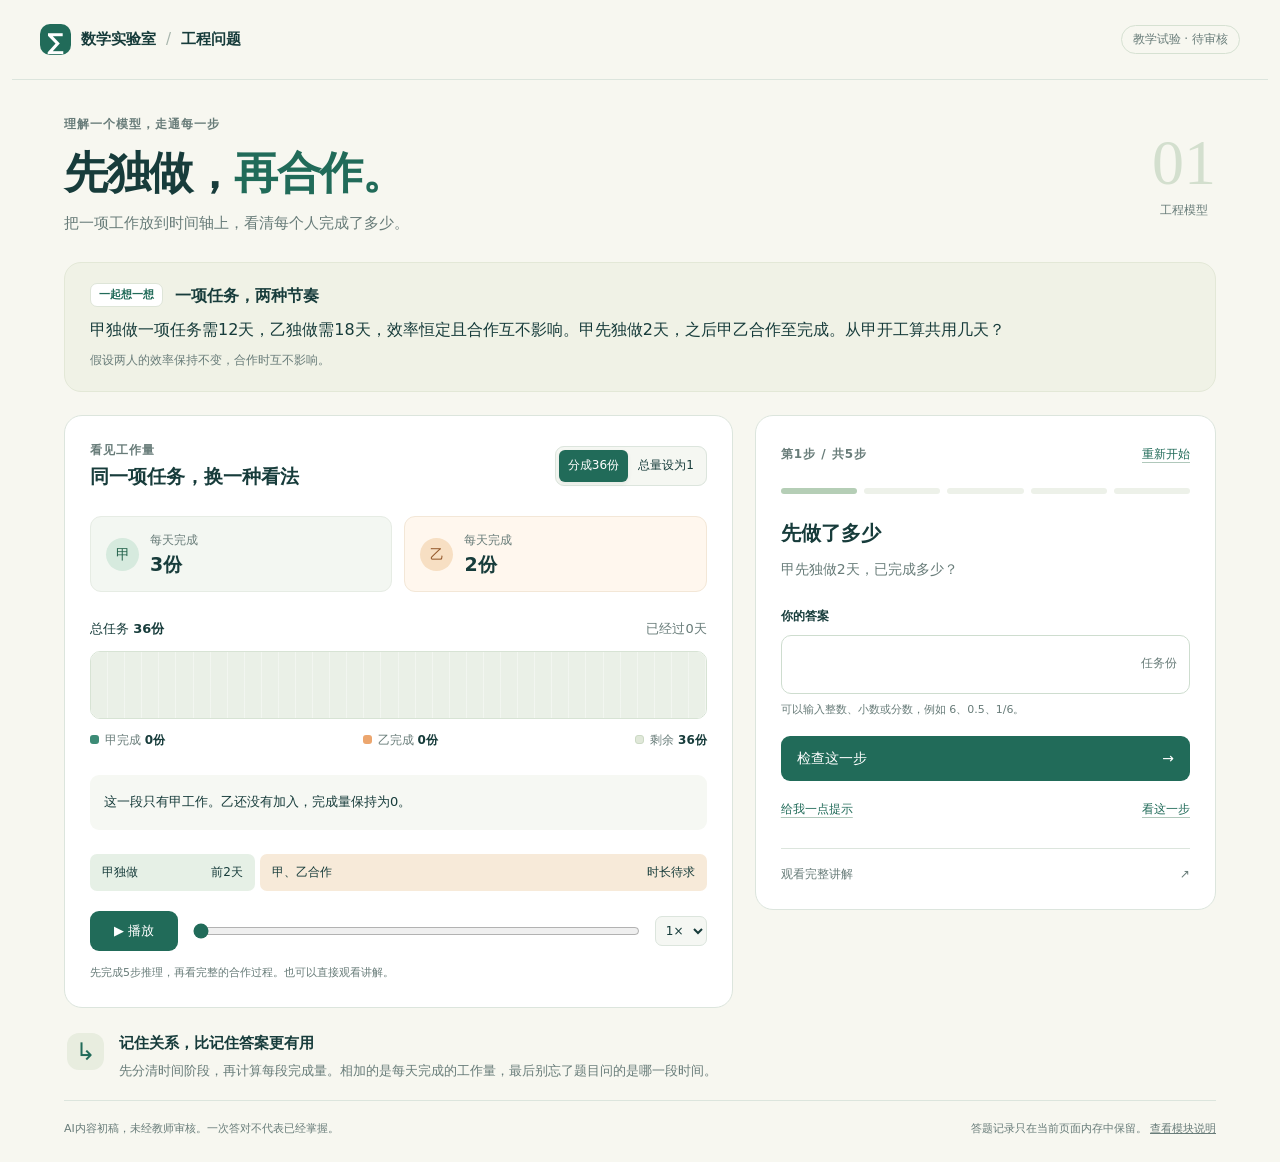
<file: olympiad/engineering/index.html>
<!doctype html>
<html lang="zh-CN">
<head>
  <meta charset="utf-8">
  <meta name="viewport" content="width=device-width,initial-scale=1">
  <title>先独做，再合作 · 工程问题实验室</title>
  <link rel="stylesheet" href="style.css">
  <script src="lesson.js" defer></script>
  <script src="app.js" defer></script>
</head>
<body>
  <header class="site-header">
    <a class="brand" href="../../"><span class="brand-mark" aria-hidden="true">∑</span> 数学实验室 <span class="brand-divider">/</span> 工程问题</a>
    <span class="draft-label">教学试验 · 待审核</span>
  </header>
  <main>
    <div id="loading" role="status" class="loading">正在准备课程…</div>
    <div id="load-error" class="error-card" role="alert" hidden>
      <h1>课程暂时没有加载成功</h1>
      <p id="load-error-text"></p>
      <p>请在仓库根目录运行 <code>python3 -m http.server 8000</code>，再打开 <code>http://localhost:8000/olympiad/engineering/</code>。</p>
      <button type="button" id="retry">重新加载</button>
    </div>
    <div id="lesson" hidden>
      <section class="intro" aria-labelledby="lesson-title">
        <div><div class="eyebrow">理解一个模型，走通每一步</div><h1 id="lesson-title">先独做，<span>再合作。</span></h1><p class="subtitle">把一项工作放到时间轴上，看清每个人完成了多少。</p></div>
        <div class="lesson-number" aria-hidden="true">01<span>工程模型</span></div>
      </section>
      <section class="problem-card" aria-labelledby="problem-heading">
        <div class="problem-heading"><span class="chip">一起想一想</span><h2 id="problem-heading">一项任务，两种节奏</h2></div>
        <p id="problem-prompt"></p>
        <p class="assumption">假设两人的效率保持不变，合作时互不影响。</p>
      </section>
      <div class="workspace">
        <section class="visual-card" aria-labelledby="visual-heading">
          <div class="card-heading"><div><div class="eyebrow">看见工作量</div><h2 id="visual-heading">同一项任务，换一种看法</h2></div><fieldset class="route-switch"><legend class="sr-only">选择计量方式</legend><label><input name="route" type="radio" value="integer_total" checked><span>分成36份</span></label><label><input name="route" type="radio" value="unit_one"><span>总量设为1</span></label></fieldset></div>
          <div class="rate-cards"><div><span class="person-tag a-tag">甲</span><p>每天完成 <strong id="a-rate"></strong></p></div><div><span class="person-tag b-tag">乙</span><p>每天完成 <strong id="b-rate"></strong></p></div></div>
          <div class="work-label"><span>总任务 <b id="total-label"></b></span><span id="day-label">已经过0天</span></div>
          <div class="work-track" role="img" id="work-track" aria-label="任务完成情况"><div id="a-segment" class="work-segment a-segment"></div><div id="b-segment" class="work-segment b-segment"></div><div id="remaining-segment" class="work-segment remaining-segment"></div><div class="work-grid" aria-hidden="true"></div></div>
          <div class="legend"><span><i class="swatch a-swatch"></i>甲完成 <b id="a-done"></b></span><span><i class="swatch b-swatch"></i>乙完成 <b id="b-done"></b></span><span><i class="swatch r-swatch"></i>剩余 <b id="remaining"></b></span></div>
          <div class="phase-note" id="phase-note"></div>
          <div class="timeline" aria-label="工作阶段"><div class="timeline-solo"><span>甲独做</span><b>前2天</b></div><div class="timeline-joint"><span>甲、乙合作</span><b id="joint-period">时长待求</b></div></div>
          <div class="transport"><button id="play" class="play-button" type="button" aria-label="播放动画"><span aria-hidden="true">▶</span> 播放</button><label class="seek-label"><span class="sr-only">调整工作时间</span><input id="seek" type="range" min="0" max="24" step="1" value="0"></label><label class="speed-label"><span class="sr-only">播放速度</span><select id="speed"><option value="1">1×</option><option value="2">2×</option><option value="4">4×</option></select></label></div>
          <p class="unlock-note" id="unlock-note">先完成右侧5步推理，再看完整的合作过程。也可以直接观看讲解。</p>
        </section>
        <section class="exercise-card" aria-labelledby="exercise-heading">
          <div class="exercise-top"><span id="progress-label" class="eyebrow">第1步 / 共5步</span><button id="reset" class="text-button" type="button">重新开始</button></div>
          <ol id="stepper" class="stepper" aria-label="答题进度"></ol>
          <div id="practice-panel">
            <h2 id="exercise-heading" tabindex="-1"></h2><p id="step-prompt"></p>
            <form id="answer-form" novalidate><label for="answer" class="answer-label">你的答案</label><div class="answer-row"><input id="answer" type="text" inputmode="text" autocomplete="off" spellcheck="false" maxlength="40" aria-describedby="answer-help feedback"><span id="answer-unit"></span></div><p id="answer-help" class="input-help">可以输入整数、小数或分数，例如 6、0.5、1/6。</p><button id="submit" class="primary-button" type="submit">检查这一步 <span aria-hidden="true">→</span></button></form>
            <div id="feedback" class="feedback" role="status" aria-live="polite" hidden></div>
            <div id="hint-box" class="hint-box" hidden></div>
            <div class="help-actions"><button id="hint" type="button" class="text-button">给我一点提示</button><button id="reveal-step" type="button" class="text-button">看这一步</button></div>
            <button id="next" class="primary-button" type="button" hidden>下一步 →</button>
          </div>
          <div id="summary-panel" hidden><h2 id="summary-title" tabindex="-1"></h2><p id="summary-copy"></p><ol id="solution" class="solution"></ol><div class="summary-note" id="summary-note"></div></div>
          <button id="explain" type="button" class="explain-button">观看完整讲解 <span aria-hidden="true">↗</span></button>
        </section>
      </div>
      <section class="takeaway"><div class="takeaway-icon" aria-hidden="true">↳</div><div><h2>记住关系，比记住答案更有用</h2><p>先分清时间阶段，再计算每段完成量。相加的是每天完成的工作量，最后别忘了题目问的是哪一段时间。</p></div></section>
      <footer><span>AI内容初稿，未经教师审核。一次答对不代表已经掌握。</span><span>答题记录只在当前页面内存中保留。 <a href="../../docs/olympiad/README.md">查看模块说明</a></span></footer>
    </div>
  </main>
</body>
</html>
</file>
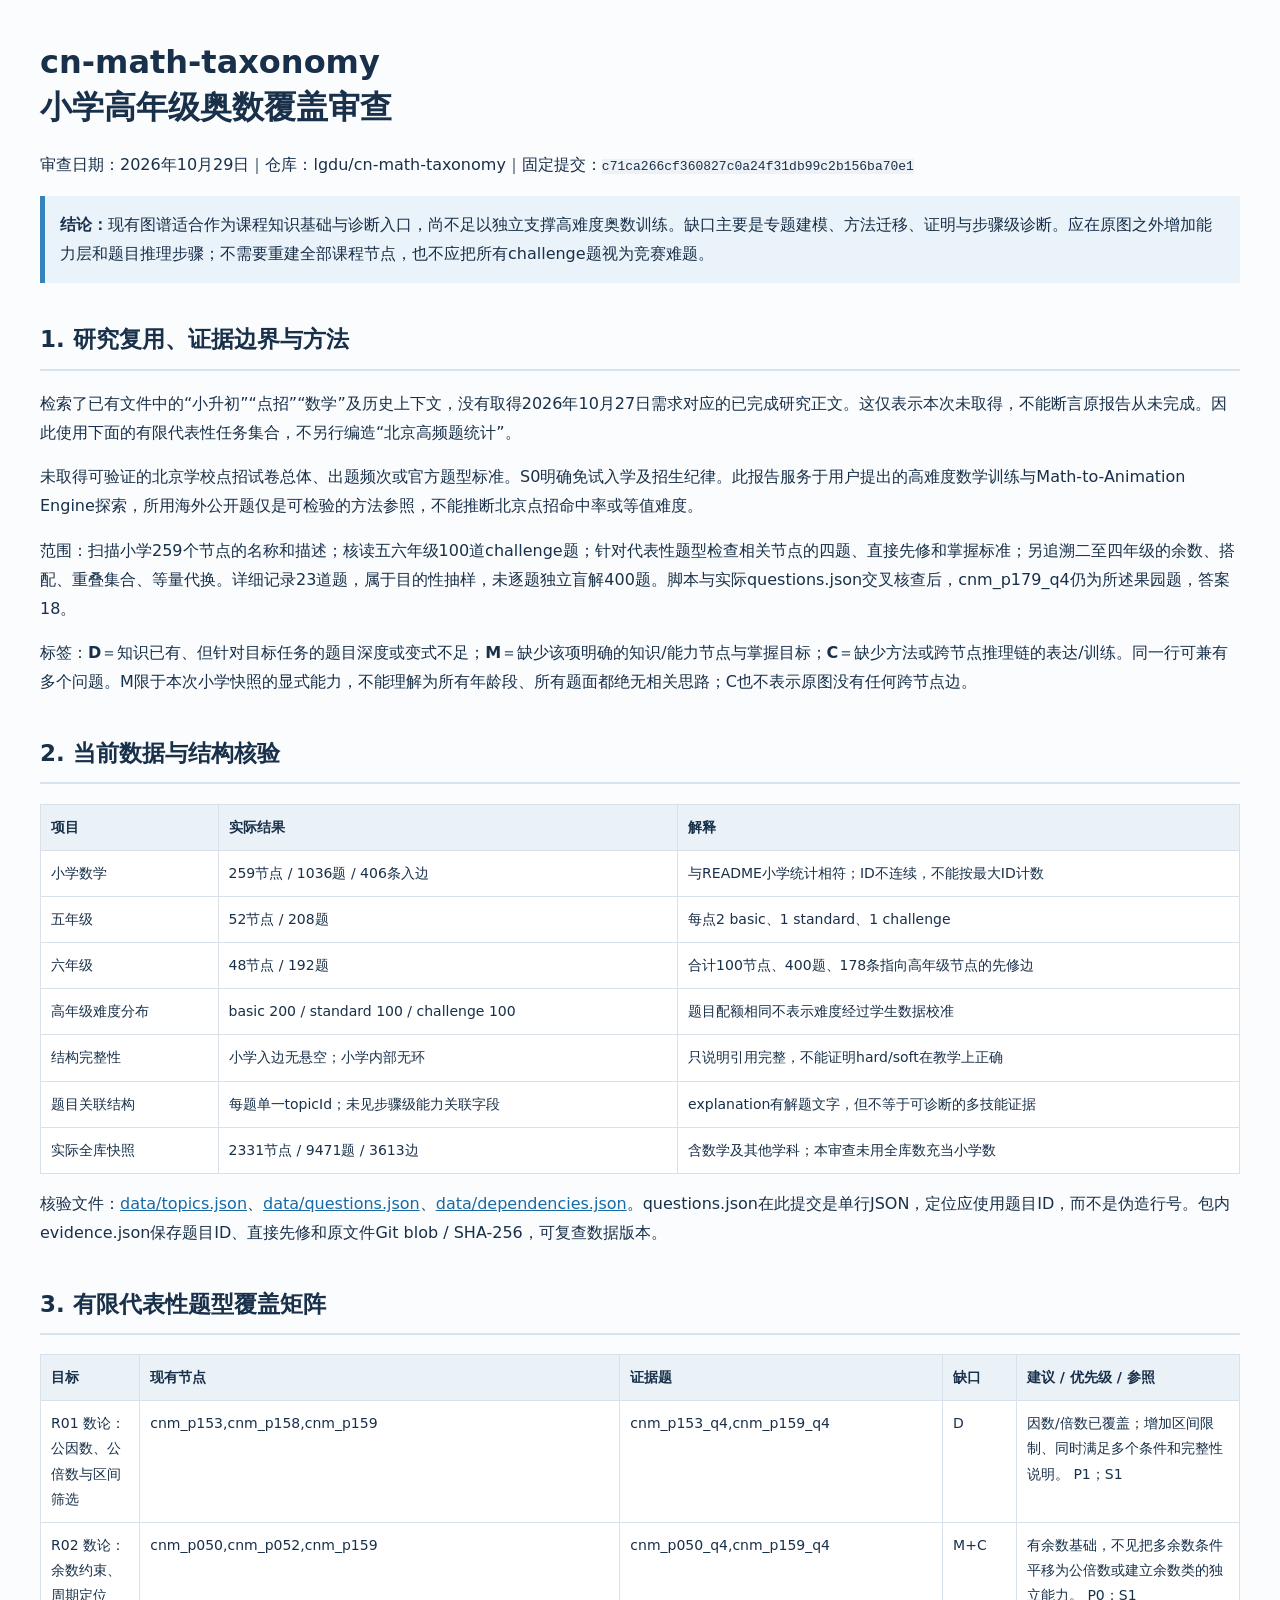
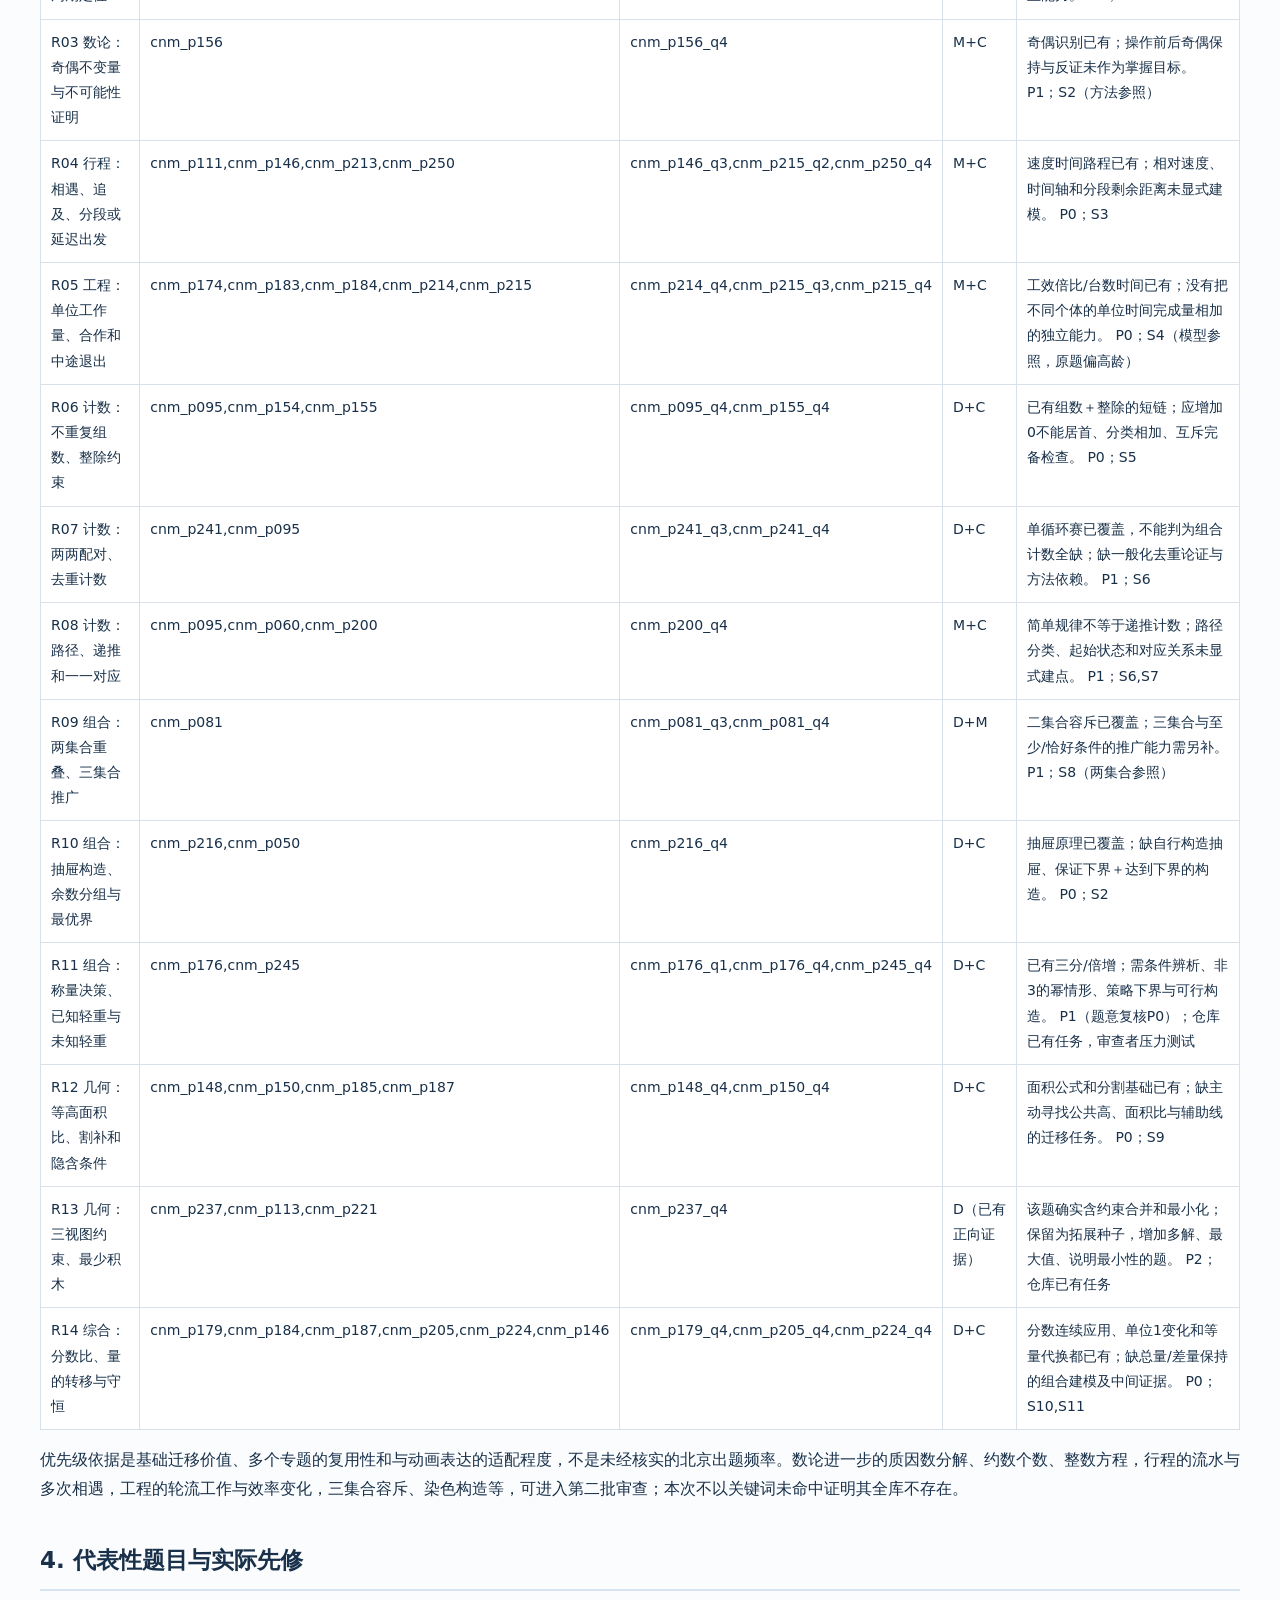
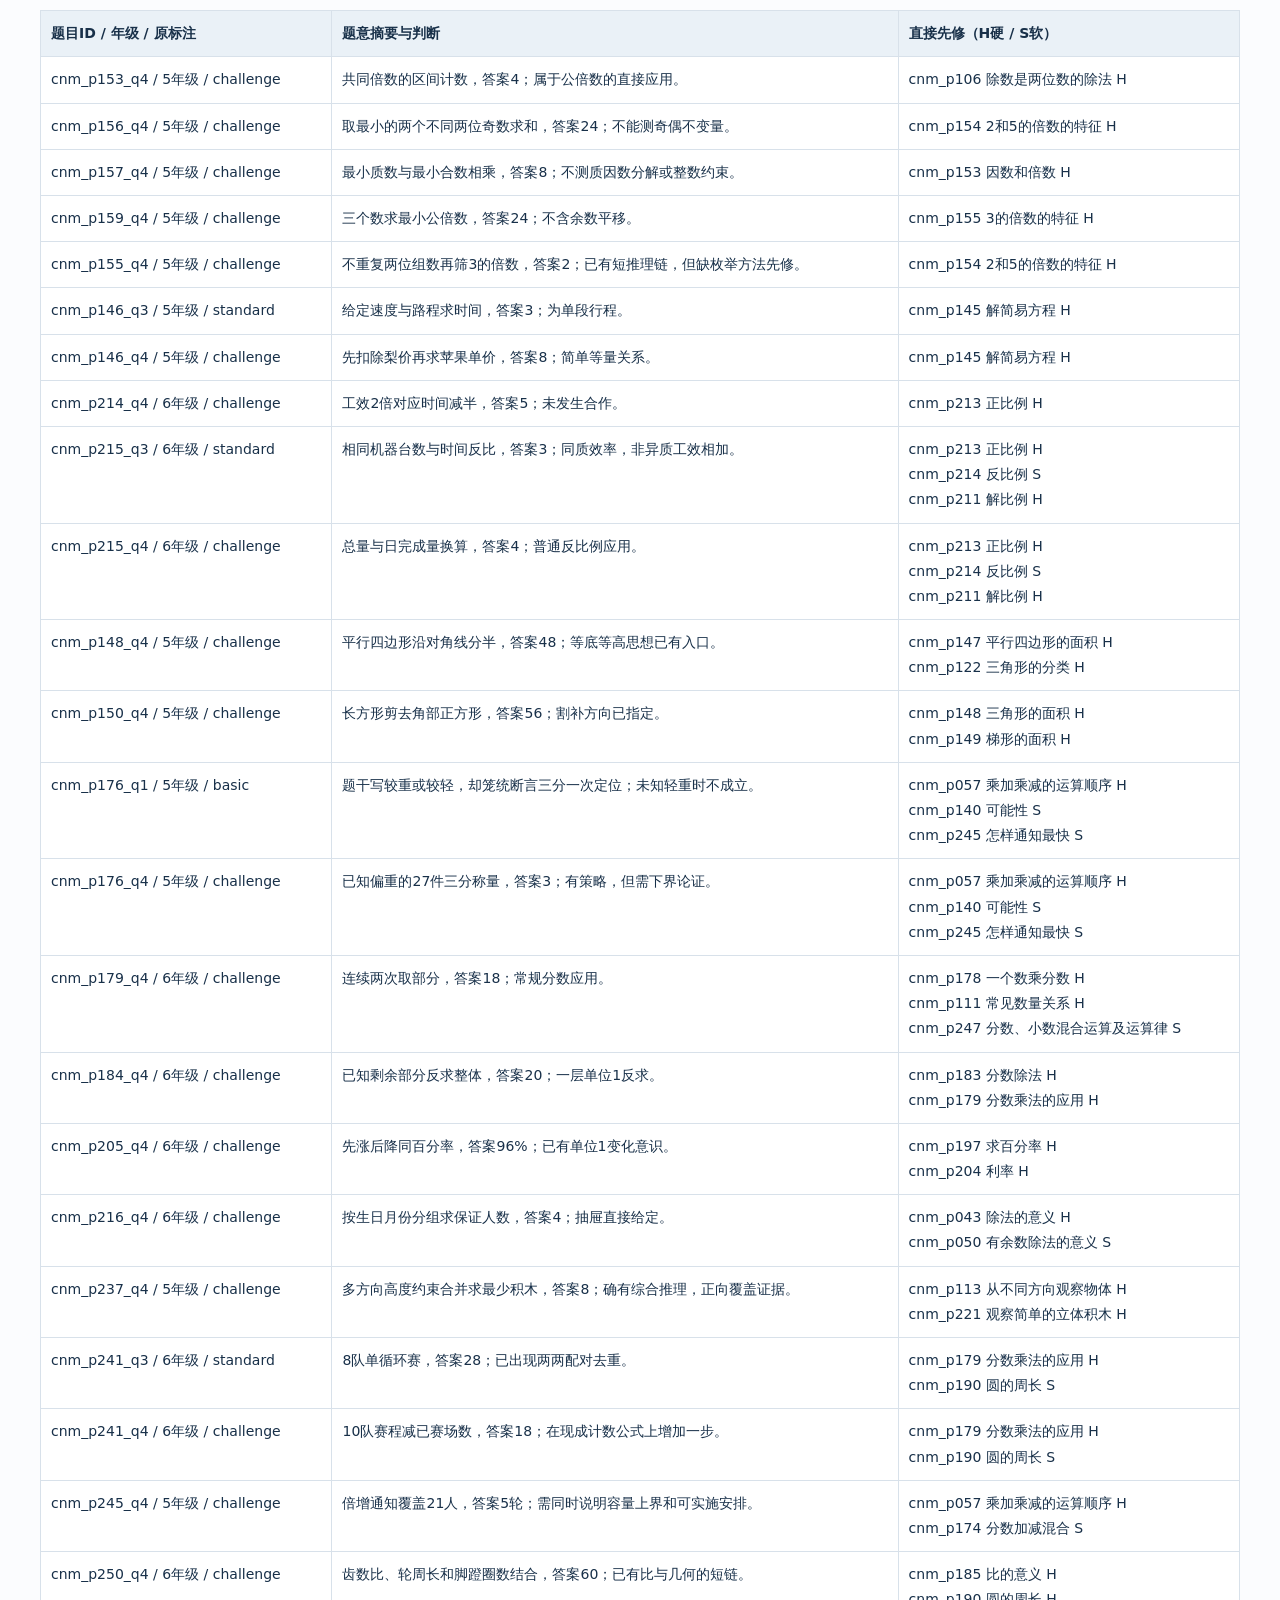
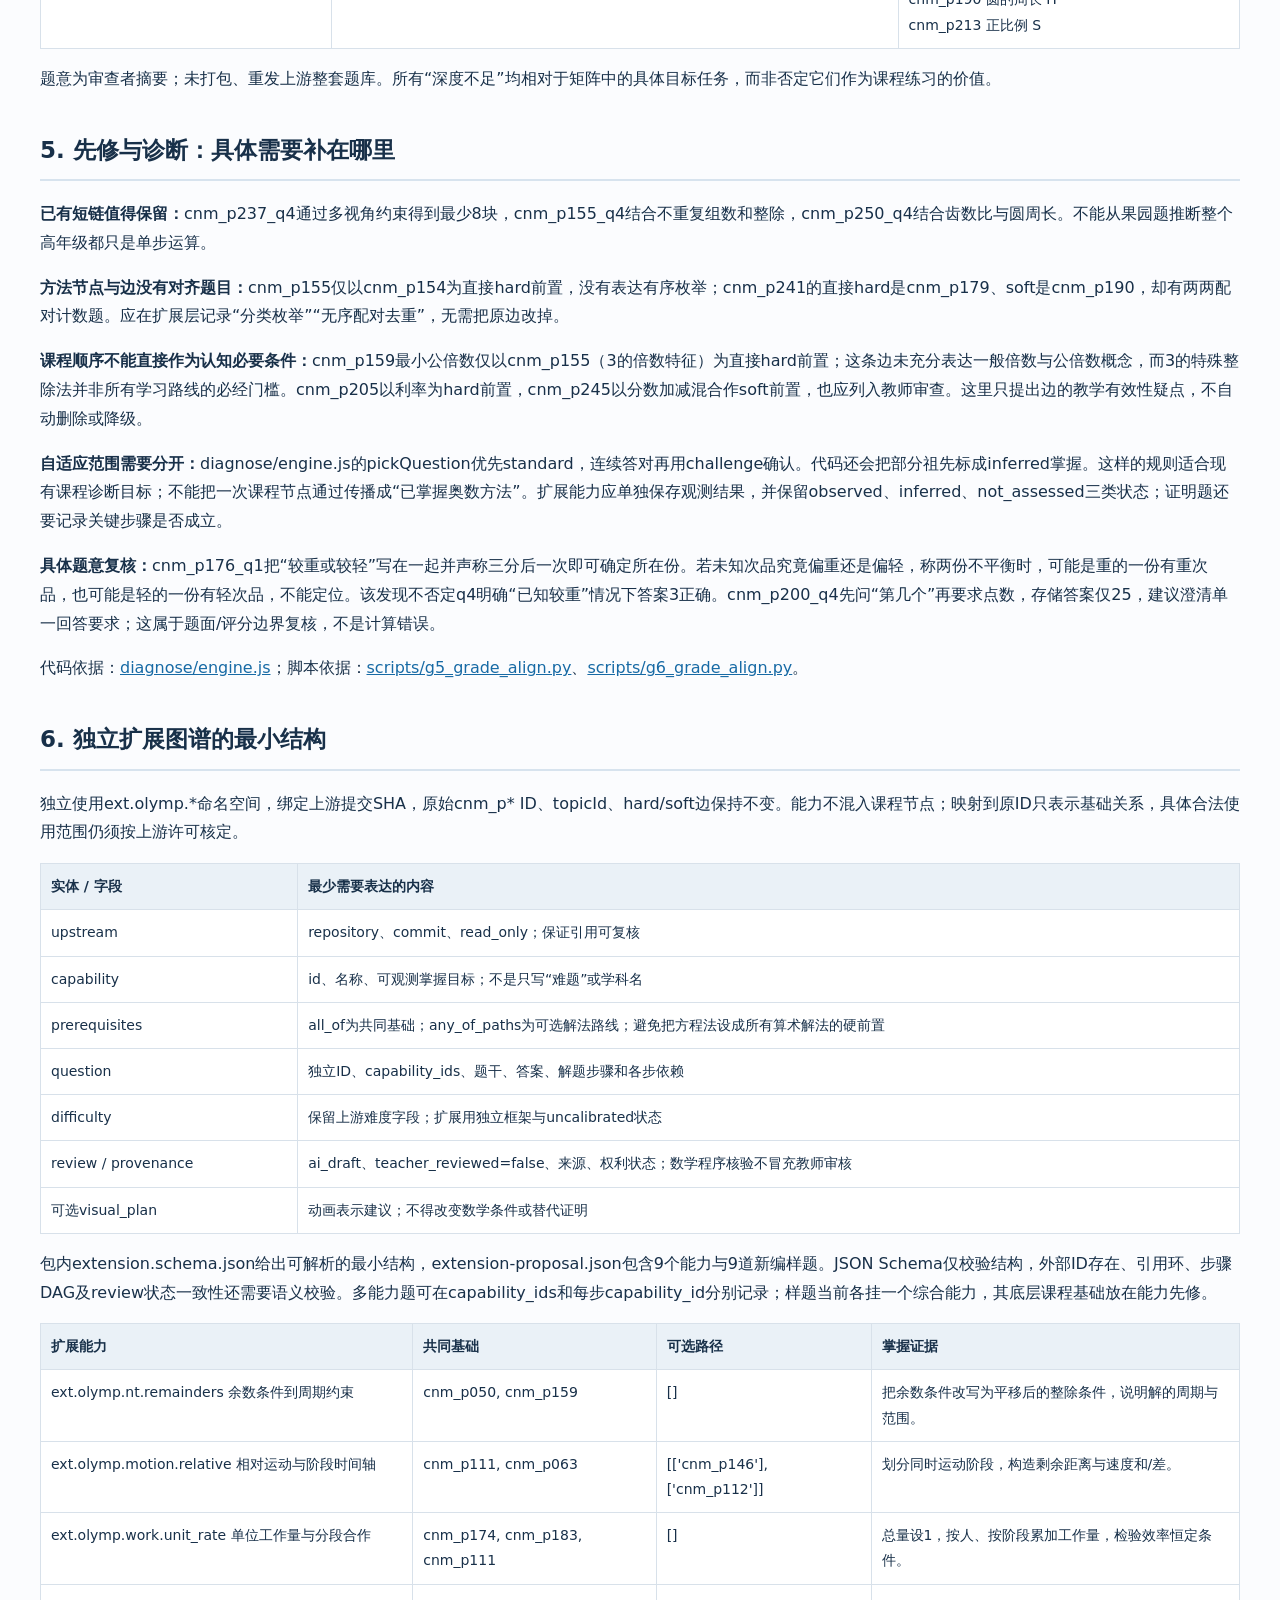
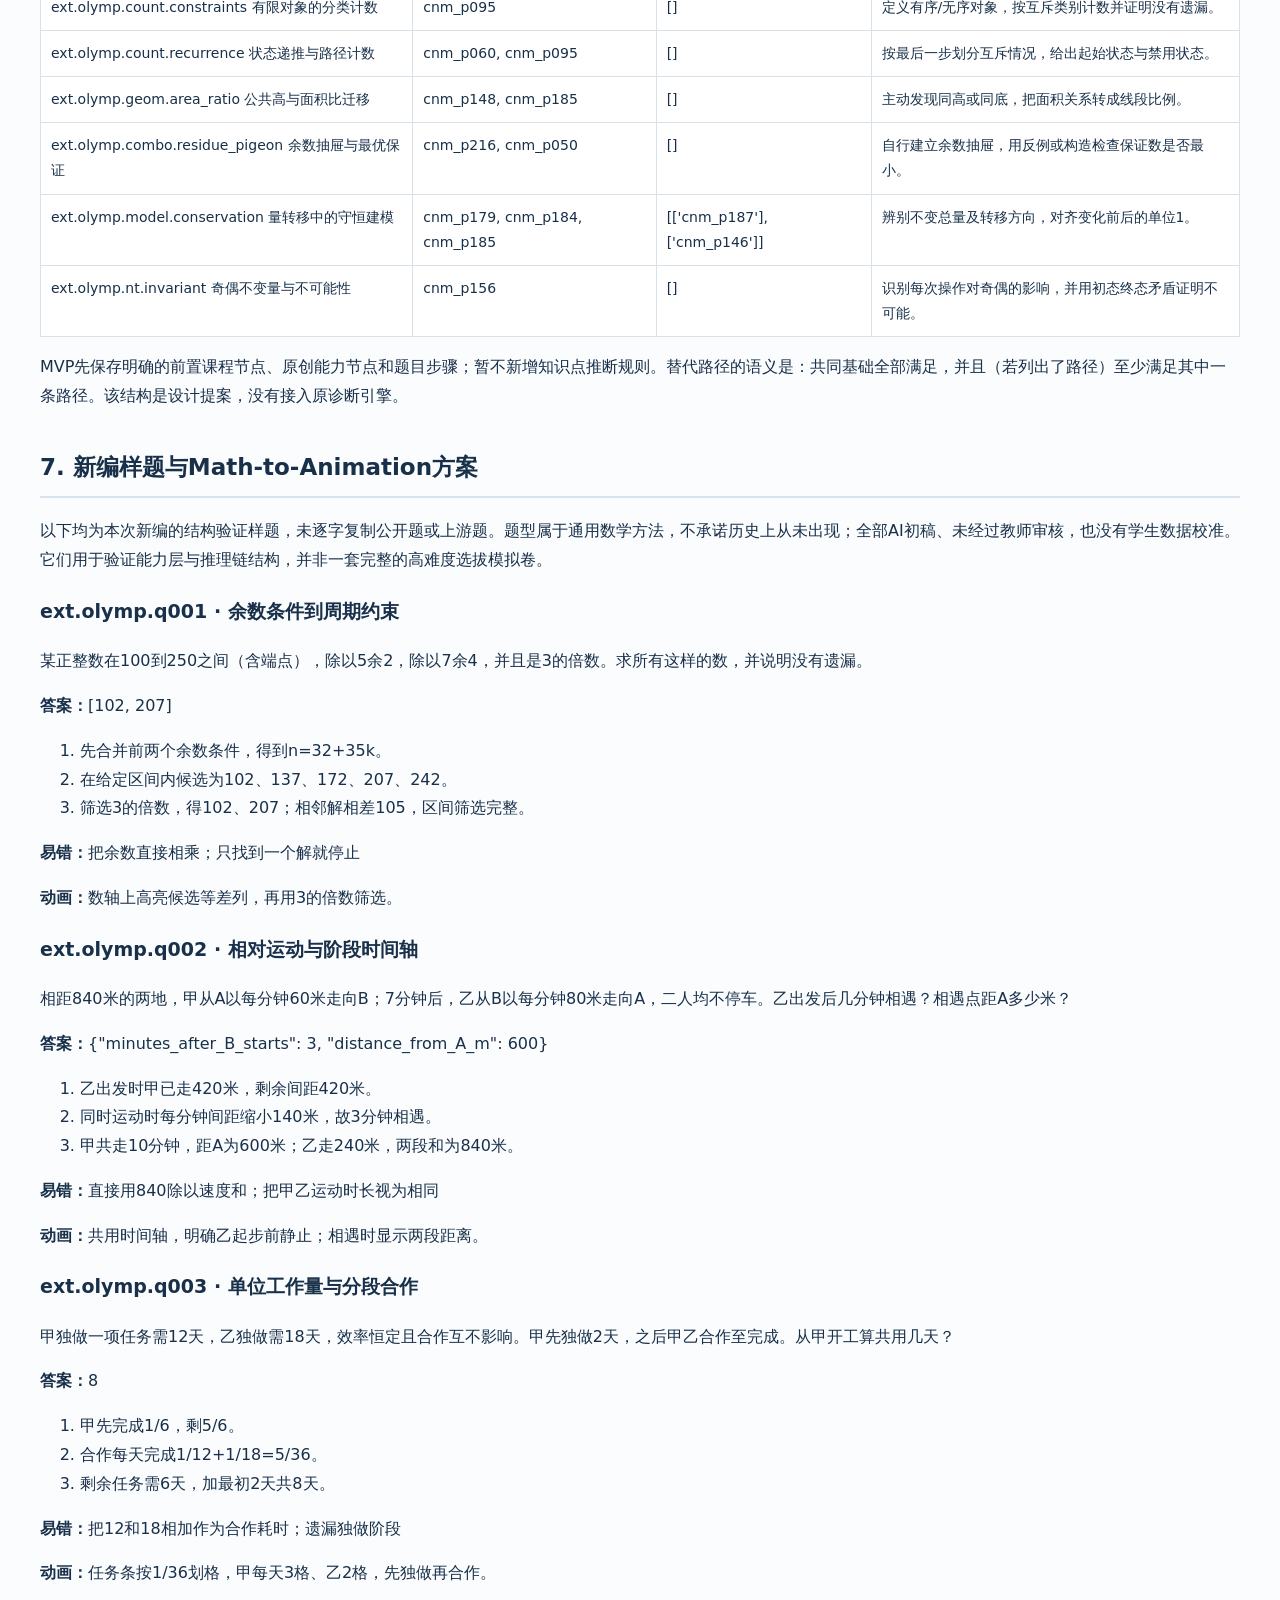
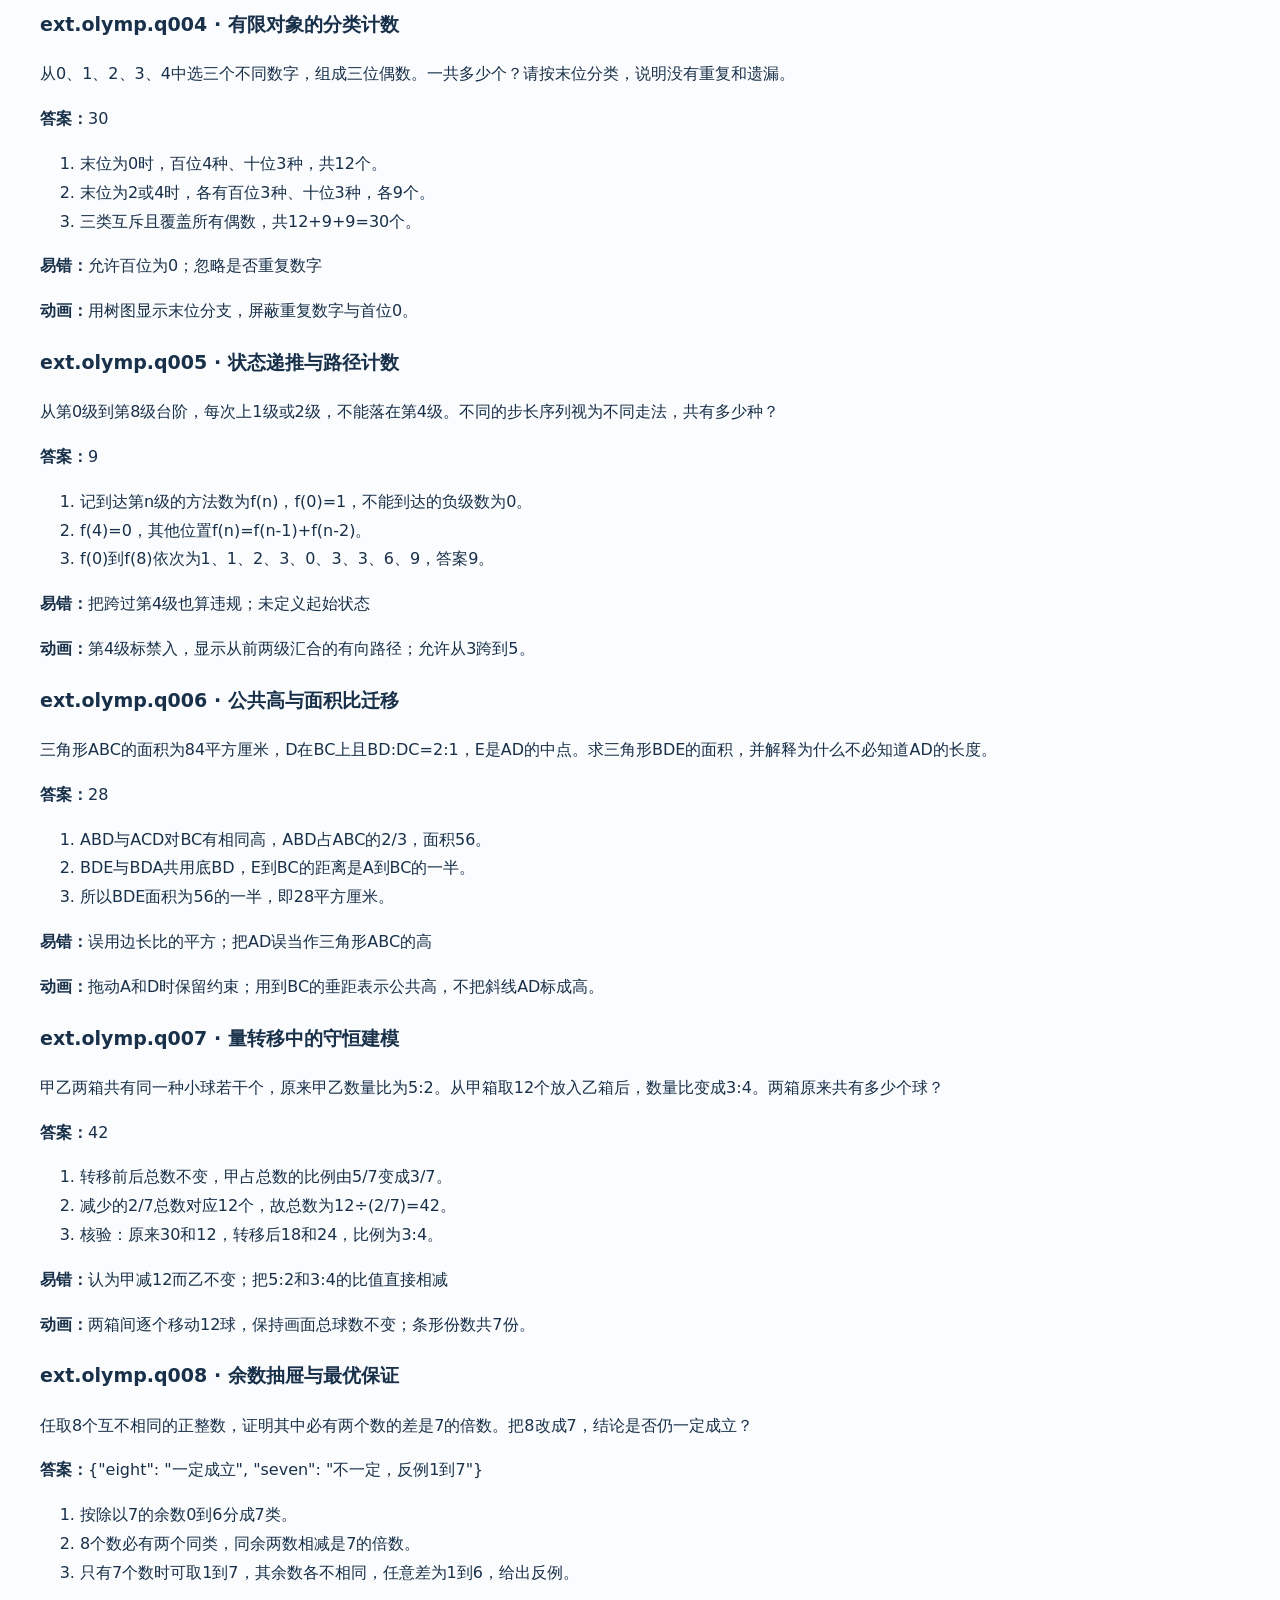
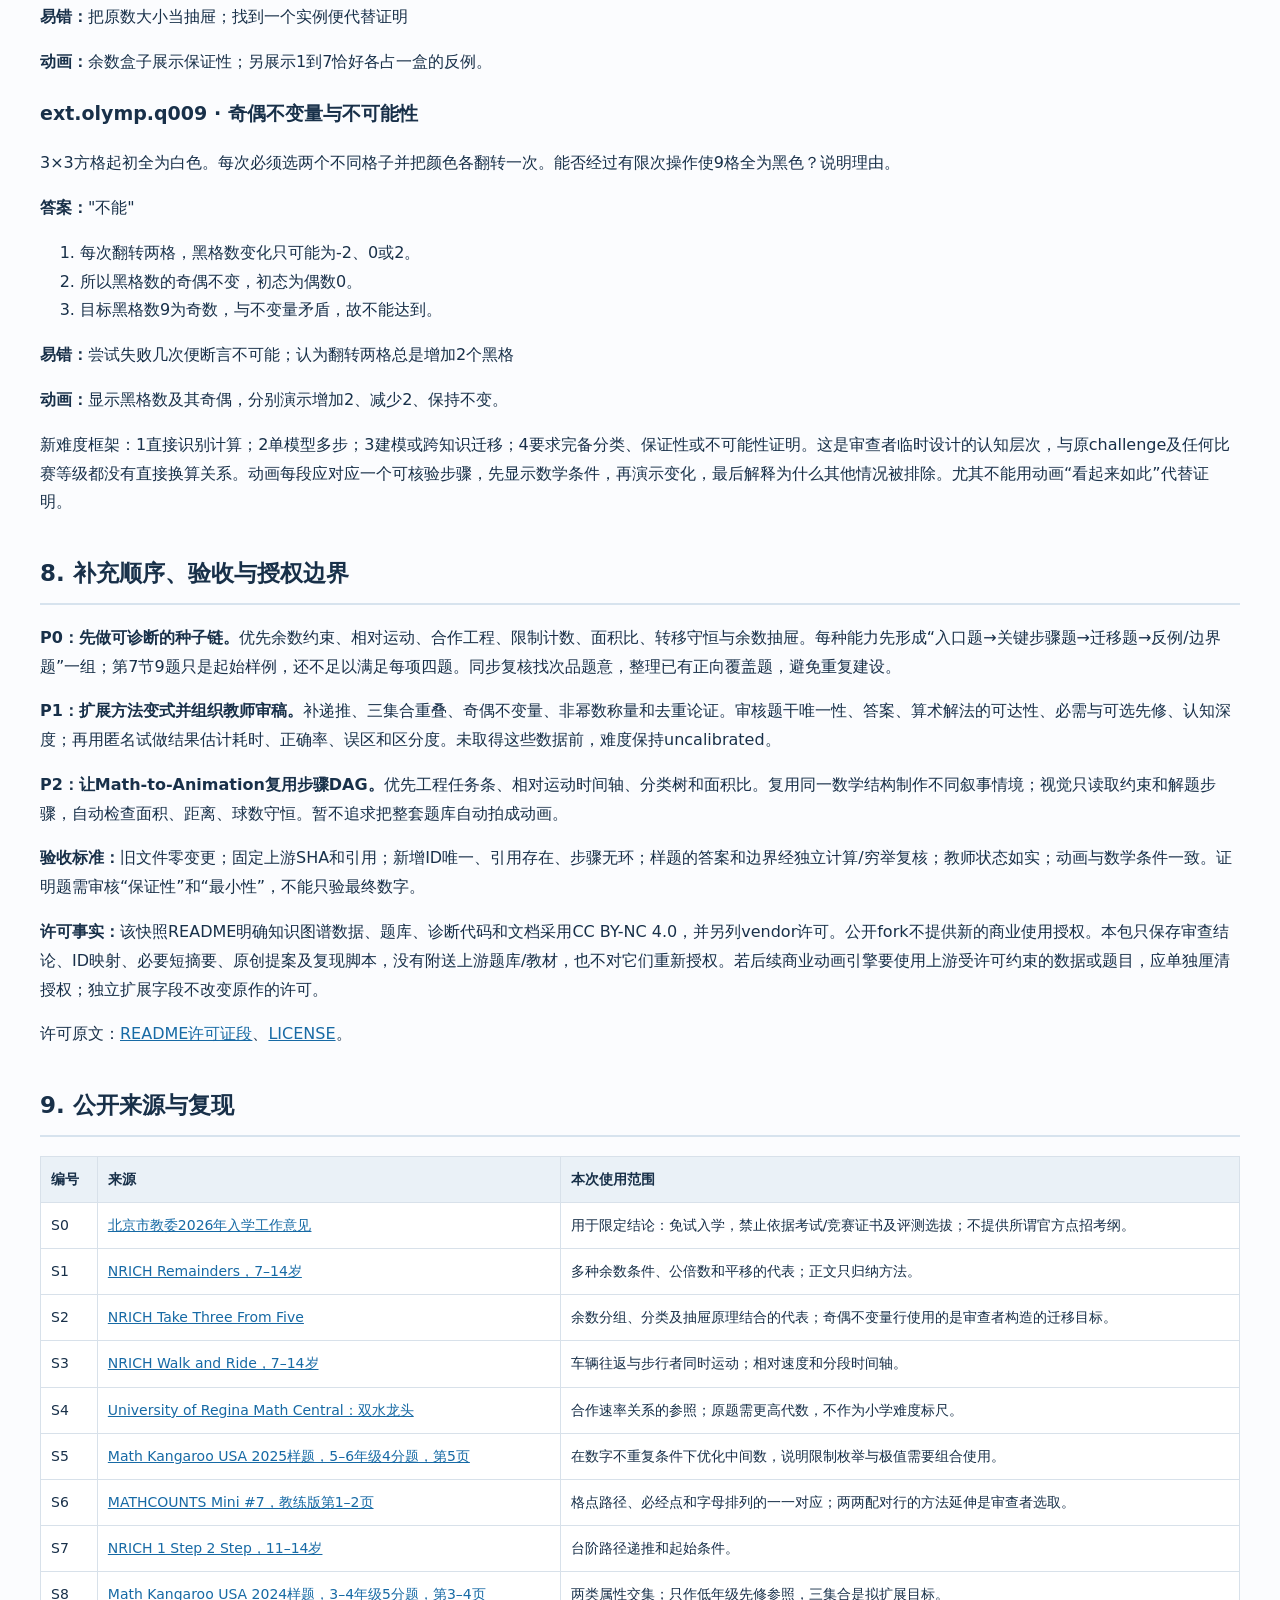
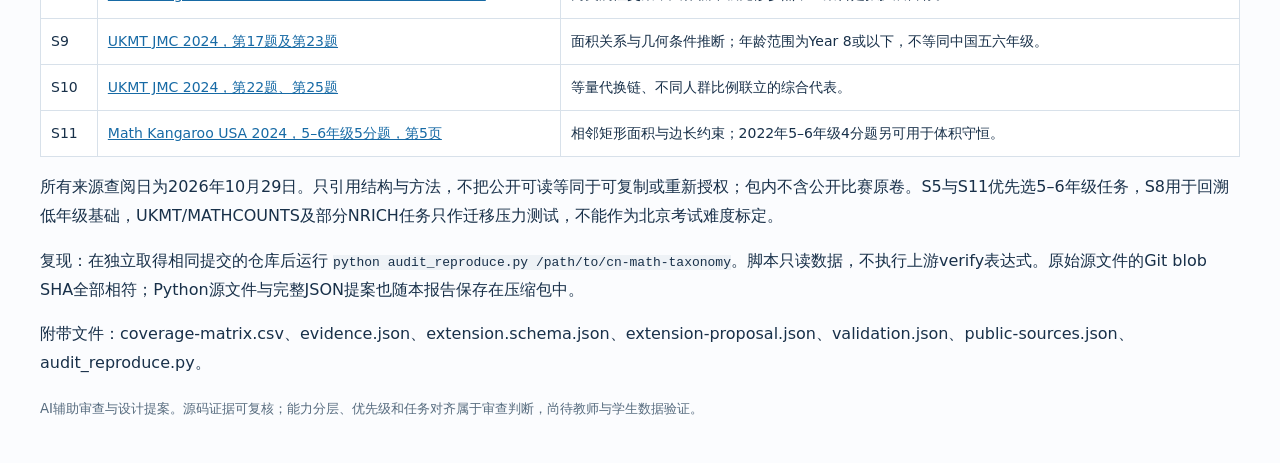
<file: docs/olympiad/audit-2026-10-29/review.html>
<!doctype html><html lang="zh-CN"><meta charset="utf-8"><meta name="viewport" content="width=device-width,initial-scale=1"><title>cn-math-taxonomy 小学高年级奥数覆盖审查</title><style>body{font:16px/1.8 system-ui,sans-serif;color:#183049;max-width:1200px;margin:40px auto;padding:0 24px;background:#fbfcfe}h1{font-size:32px;line-height:1.4}h2{font-size:23px;margin-top:36px;border-bottom:2px solid #d7e3ee;padding-bottom:8px}h3{font-size:19px}a{color:#176aa5}table{border-collapse:collapse;width:100%;font-size:14px;background:white}th,td{border:1px solid #d8e1ea;padding:10px;vertical-align:top}th{background:#eaf1f7;text-align:left}.scroll{overflow:auto}code,pre{font:13px/1.7 ui-monospace,monospace;background:#eef2f6}pre{white-space:pre-wrap;padding:16px}.callout{background:#eaf3fa;border-left:5px solid #3484bb;padding:15px}small{color:#566b7e}@media print{body{font-size:11px;margin:0;max-width:none}h2{break-after:avoid}tr{break-inside:avoid}a{color:inherit}.scroll{overflow:visible}}</style><h1>cn-math-taxonomy<br>小学高年级奥数覆盖审查</h1>
<p>审查日期：2026年10月29日｜仓库：lgdu/cn-math-taxonomy｜固定提交：<code>c71ca266cf360827c0a24f31db99c2b156ba70e1</code></p>
<div class="callout"><b>结论：</b>现有图谱适合作为课程知识基础与诊断入口，尚不足以独立支撑高难度奥数训练。缺口主要是专题建模、方法迁移、证明与步骤级诊断。应在原图之外增加能力层和题目推理步骤；不需要重建全部课程节点，也不应把所有challenge题视为竞赛难题。</div>
<section><h2>1. 研究复用、证据边界与方法</h2><p>检索了已有文件中的“小升初”“点招”“数学”及历史上下文，没有取得2026年10月27日需求对应的已完成研究正文。这仅表示本次未取得，不能断言原报告从未完成。因此使用下面的有限代表性任务集合，不另行编造“北京高频题统计”。</p><p>未取得可验证的北京学校点招试卷总体、出题频次或官方题型标准。S0明确免试入学及招生纪律。此报告服务于用户提出的高难度数学训练与Math-to-Animation Engine探索，所用海外公开题仅是可检验的方法参照，不能推断北京点招命中率或等值难度。</p><p>范围：扫描小学259个节点的名称和描述；核读五六年级100道challenge题；针对代表性题型检查相关节点的四题、直接先修和掌握标准；另追溯二至四年级的余数、搭配、重叠集合、等量代换。详细记录23道题，属于目的性抽样，未逐题独立盲解400题。脚本与实际questions.json交叉核查后，cnm_p179_q4仍为所述果园题，答案18。</p><p>标签：<b>D</b>＝知识已有、但针对目标任务的题目深度或变式不足；<b>M</b>＝缺少该项明确的知识/能力节点与掌握目标；<b>C</b>＝缺少方法或跨节点推理链的表达/训练。同一行可兼有多个问题。M限于本次小学快照的显式能力，不能理解为所有年龄段、所有题面都绝无相关思路；C也不表示原图没有任何跨节点边。</p></section>
<section><h2>2. 当前数据与结构核验</h2><div class="scroll"><table><thead><tr><th>项目</th><th>实际结果</th><th>解释</th></tr></thead><tbody><tr><td>小学数学</td><td>259节点 / 1036题 / 406条入边</td><td>与README小学统计相符；ID不连续，不能按最大ID计数</td></tr><tr><td>五年级</td><td>52节点 / 208题</td><td>每点2 basic、1 standard、1 challenge</td></tr><tr><td>六年级</td><td>48节点 / 192题</td><td>合计100节点、400题、178条指向高年级节点的先修边</td></tr><tr><td>高年级难度分布</td><td>basic 200 / standard 100 / challenge 100</td><td>题目配额相同不表示难度经过学生数据校准</td></tr><tr><td>结构完整性</td><td>小学入边无悬空；小学内部无环</td><td>只说明引用完整，不能证明hard/soft在教学上正确</td></tr><tr><td>题目关联结构</td><td>每题单一topicId；未见步骤级能力关联字段</td><td>explanation有解题文字，但不等于可诊断的多技能证据</td></tr><tr><td>实际全库快照</td><td>2331节点 / 9471题 / 3613边</td><td>含数学及其他学科；本审查未用全库数充当小学数</td></tr></tbody></table></div><p>核验文件：<a href="https://github.com/lgdu/cn-math-taxonomy/blob/c71ca266cf360827c0a24f31db99c2b156ba70e1/data/topics.json">data/topics.json</a>、<a href="https://github.com/lgdu/cn-math-taxonomy/blob/c71ca266cf360827c0a24f31db99c2b156ba70e1/data/questions.json">data/questions.json</a>、<a href="https://github.com/lgdu/cn-math-taxonomy/blob/c71ca266cf360827c0a24f31db99c2b156ba70e1/data/dependencies.json">data/dependencies.json</a>。questions.json在此提交是单行JSON，定位应使用题目ID，而不是伪造行号。包内evidence.json保存题目ID、直接先修和原文件Git blob / SHA-256，可复查数据版本。</p></section>
<section><h2>3. 有限代表性题型覆盖矩阵</h2><div class="scroll"><table><thead><tr><th>目标</th><th>现有节点</th><th>证据题</th><th>缺口</th><th>建议 / 优先级 / 参照</th></tr></thead><tbody><tr><td>R01 数论：公因数、公倍数与区间筛选</td><td>cnm_p153,cnm_p158,cnm_p159</td><td>cnm_p153_q4,cnm_p159_q4</td><td>D</td><td>因数/倍数已覆盖；增加区间限制、同时满足多个条件和完整性说明。 P1；S1</td></tr><tr><td>R02 数论：余数约束、周期定位</td><td>cnm_p050,cnm_p052,cnm_p159</td><td>cnm_p050_q4,cnm_p159_q4</td><td>M+C</td><td>有余数基础，不见把多余数条件平移为公倍数或建立余数类的独立能力。 P0；S1</td></tr><tr><td>R03 数论：奇偶不变量与不可能性证明</td><td>cnm_p156</td><td>cnm_p156_q4</td><td>M+C</td><td>奇偶识别已有；操作前后奇偶保持与反证未作为掌握目标。 P1；S2（方法参照）</td></tr><tr><td>R04 行程：相遇、追及、分段或延迟出发</td><td>cnm_p111,cnm_p146,cnm_p213,cnm_p250</td><td>cnm_p146_q3,cnm_p215_q2,cnm_p250_q4</td><td>M+C</td><td>速度时间路程已有；相对速度、时间轴和分段剩余距离未显式建模。 P0；S3</td></tr><tr><td>R05 工程：单位工作量、合作和中途退出</td><td>cnm_p174,cnm_p183,cnm_p184,cnm_p214,cnm_p215</td><td>cnm_p214_q4,cnm_p215_q3,cnm_p215_q4</td><td>M+C</td><td>工效倍比/台数时间已有；没有把不同个体的单位时间完成量相加的独立能力。 P0；S4（模型参照，原题偏高龄）</td></tr><tr><td>R06 计数：不重复组数、整除约束</td><td>cnm_p095,cnm_p154,cnm_p155</td><td>cnm_p095_q4,cnm_p155_q4</td><td>D+C</td><td>已有组数＋整除的短链；应增加0不能居首、分类相加、互斥完备检查。 P0；S5</td></tr><tr><td>R07 计数：两两配对、去重计数</td><td>cnm_p241,cnm_p095</td><td>cnm_p241_q3,cnm_p241_q4</td><td>D+C</td><td>单循环赛已覆盖，不能判为组合计数全缺；缺一般化去重论证与方法依赖。 P1；S6</td></tr><tr><td>R08 计数：路径、递推和一一对应</td><td>cnm_p095,cnm_p060,cnm_p200</td><td>cnm_p200_q4</td><td>M+C</td><td>简单规律不等于递推计数；路径分类、起始状态和对应关系未显式建点。 P1；S6,S7</td></tr><tr><td>R09 组合：两集合重叠、三集合推广</td><td>cnm_p081</td><td>cnm_p081_q3,cnm_p081_q4</td><td>D+M</td><td>二集合容斥已覆盖；三集合与至少/恰好条件的推广能力需另补。 P1；S8（两集合参照）</td></tr><tr><td>R10 组合：抽屉构造、余数分组与最优界</td><td>cnm_p216,cnm_p050</td><td>cnm_p216_q4</td><td>D+C</td><td>抽屉原理已覆盖；缺自行构造抽屉、保证下界＋达到下界的构造。 P0；S2</td></tr><tr><td>R11 组合：称量决策、已知轻重与未知轻重</td><td>cnm_p176,cnm_p245</td><td>cnm_p176_q1,cnm_p176_q4,cnm_p245_q4</td><td>D+C</td><td>已有三分/倍增；需条件辨析、非3的幂情形、策略下界与可行构造。 P1（题意复核P0）；仓库已有任务，审查者压力测试</td></tr><tr><td>R12 几何：等高面积比、割补和隐含条件</td><td>cnm_p148,cnm_p150,cnm_p185,cnm_p187</td><td>cnm_p148_q4,cnm_p150_q4</td><td>D+C</td><td>面积公式和分割基础已有；缺主动寻找公共高、面积比与辅助线的迁移任务。 P0；S9</td></tr><tr><td>R13 几何：三视图约束、最少积木</td><td>cnm_p237,cnm_p113,cnm_p221</td><td>cnm_p237_q4</td><td>D（已有正向证据）</td><td>该题确实含约束合并和最小化；保留为拓展种子，增加多解、最大值、说明最小性的题。 P2；仓库已有任务</td></tr><tr><td>R14 综合：分数比、量的转移与守恒</td><td>cnm_p179,cnm_p184,cnm_p187,cnm_p205,cnm_p224,cnm_p146</td><td>cnm_p179_q4,cnm_p205_q4,cnm_p224_q4</td><td>D+C</td><td>分数连续应用、单位1变化和等量代换都已有；缺总量/差量保持的组合建模及中间证据。 P0；S10,S11</td></tr></tbody></table></div><p>优先级依据是基础迁移价值、多个专题的复用性和与动画表达的适配程度，不是未经核实的北京出题频率。数论进一步的质因数分解、约数个数、整数方程，行程的流水与多次相遇，工程的轮流工作与效率变化，三集合容斥、染色构造等，可进入第二批审查；本次不以关键词未命中证明其全库不存在。</p></section>
<section><h2>4. 代表性题目与实际先修</h2><div class="scroll"><table><thead><tr><th>题目ID / 年级 / 原标注</th><th>题意摘要与判断</th><th>直接先修（H硬 / S软）</th></tr></thead><tbody><tr><td>cnm_p153_q4 / 5年级 / challenge</td><td>共同倍数的区间计数，答案4；属于公倍数的直接应用。</td><td>cnm_p106 除数是两位数的除法 H</td></tr><tr><td>cnm_p156_q4 / 5年级 / challenge</td><td>取最小的两个不同两位奇数求和，答案24；不能测奇偶不变量。</td><td>cnm_p154 2和5的倍数的特征 H</td></tr><tr><td>cnm_p157_q4 / 5年级 / challenge</td><td>最小质数与最小合数相乘，答案8；不测质因数分解或整数约束。</td><td>cnm_p153 因数和倍数 H</td></tr><tr><td>cnm_p159_q4 / 5年级 / challenge</td><td>三个数求最小公倍数，答案24；不含余数平移。</td><td>cnm_p155 3的倍数的特征 H</td></tr><tr><td>cnm_p155_q4 / 5年级 / challenge</td><td>不重复两位组数再筛3的倍数，答案2；已有短推理链，但缺枚举方法先修。</td><td>cnm_p154 2和5的倍数的特征 H</td></tr><tr><td>cnm_p146_q3 / 5年级 / standard</td><td>给定速度与路程求时间，答案3；为单段行程。</td><td>cnm_p145 解简易方程 H</td></tr><tr><td>cnm_p146_q4 / 5年级 / challenge</td><td>先扣除梨价再求苹果单价，答案8；简单等量关系。</td><td>cnm_p145 解简易方程 H</td></tr><tr><td>cnm_p214_q4 / 6年级 / challenge</td><td>工效2倍对应时间减半，答案5；未发生合作。</td><td>cnm_p213 正比例 H</td></tr><tr><td>cnm_p215_q3 / 6年级 / standard</td><td>相同机器台数与时间反比，答案3；同质效率，非异质工效相加。</td><td>cnm_p213 正比例 H<br>cnm_p214 反比例 S<br>cnm_p211 解比例 H</td></tr><tr><td>cnm_p215_q4 / 6年级 / challenge</td><td>总量与日完成量换算，答案4；普通反比例应用。</td><td>cnm_p213 正比例 H<br>cnm_p214 反比例 S<br>cnm_p211 解比例 H</td></tr><tr><td>cnm_p148_q4 / 5年级 / challenge</td><td>平行四边形沿对角线分半，答案48；等底等高思想已有入口。</td><td>cnm_p147 平行四边形的面积 H<br>cnm_p122 三角形的分类 H</td></tr><tr><td>cnm_p150_q4 / 5年级 / challenge</td><td>长方形剪去角部正方形，答案56；割补方向已指定。</td><td>cnm_p148 三角形的面积 H<br>cnm_p149 梯形的面积 H</td></tr><tr><td>cnm_p176_q1 / 5年级 / basic</td><td>题干写较重或较轻，却笼统断言三分一次定位；未知轻重时不成立。</td><td>cnm_p057 乘加乘减的运算顺序 H<br>cnm_p140 可能性 S<br>cnm_p245 怎样通知最快 S</td></tr><tr><td>cnm_p176_q4 / 5年级 / challenge</td><td>已知偏重的27件三分称量，答案3；有策略，但需下界论证。</td><td>cnm_p057 乘加乘减的运算顺序 H<br>cnm_p140 可能性 S<br>cnm_p245 怎样通知最快 S</td></tr><tr><td>cnm_p179_q4 / 6年级 / challenge</td><td>连续两次取部分，答案18；常规分数应用。</td><td>cnm_p178 一个数乘分数 H<br>cnm_p111 常见数量关系 H<br>cnm_p247 分数、小数混合运算及运算律 S</td></tr><tr><td>cnm_p184_q4 / 6年级 / challenge</td><td>已知剩余部分反求整体，答案20；一层单位1反求。</td><td>cnm_p183 分数除法 H<br>cnm_p179 分数乘法的应用 H</td></tr><tr><td>cnm_p205_q4 / 6年级 / challenge</td><td>先涨后降同百分率，答案96%；已有单位1变化意识。</td><td>cnm_p197 求百分率 H<br>cnm_p204 利率 H</td></tr><tr><td>cnm_p216_q4 / 6年级 / challenge</td><td>按生日月份分组求保证人数，答案4；抽屉直接给定。</td><td>cnm_p043 除法的意义 H<br>cnm_p050 有余数除法的意义 S</td></tr><tr><td>cnm_p237_q4 / 5年级 / challenge</td><td>多方向高度约束合并求最少积木，答案8；确有综合推理，正向覆盖证据。</td><td>cnm_p113 从不同方向观察物体 H<br>cnm_p221 观察简单的立体积木 H</td></tr><tr><td>cnm_p241_q3 / 6年级 / standard</td><td>8队单循环赛，答案28；已出现两两配对去重。</td><td>cnm_p179 分数乘法的应用 H<br>cnm_p190 圆的周长 S</td></tr><tr><td>cnm_p241_q4 / 6年级 / challenge</td><td>10队赛程减已赛场数，答案18；在现成计数公式上增加一步。</td><td>cnm_p179 分数乘法的应用 H<br>cnm_p190 圆的周长 S</td></tr><tr><td>cnm_p245_q4 / 5年级 / challenge</td><td>倍增通知覆盖21人，答案5轮；需同时说明容量上界和可实施安排。</td><td>cnm_p057 乘加乘减的运算顺序 H<br>cnm_p174 分数加减混合 S</td></tr><tr><td>cnm_p250_q4 / 6年级 / challenge</td><td>齿数比、轮周长和脚蹬圈数结合，答案60；已有比与几何的短链。</td><td>cnm_p185 比的意义 H<br>cnm_p190 圆的周长 H<br>cnm_p213 正比例 S</td></tr></tbody></table></div><p>题意为审查者摘要；未打包、重发上游整套题库。所有“深度不足”均相对于矩阵中的具体目标任务，而非否定它们作为课程练习的价值。</p></section>
<section><h2>5. 先修与诊断：具体需要补在哪里</h2><p><b>已有短链值得保留：</b>cnm_p237_q4通过多视角约束得到最少8块，cnm_p155_q4结合不重复组数和整除，cnm_p250_q4结合齿数比与圆周长。不能从果园题推断整个高年级都只是单步运算。</p>
<p><b>方法节点与边没有对齐题目：</b>cnm_p155仅以cnm_p154为直接hard前置，没有表达有序枚举；cnm_p241的直接hard是cnm_p179、soft是cnm_p190，却有两两配对计数题。应在扩展层记录“分类枚举”“无序配对去重”，无需把原边改掉。</p>
<p><b>课程顺序不能直接作为认知必要条件：</b>cnm_p159最小公倍数仅以cnm_p155（3的倍数特征）为直接hard前置；这条边未充分表达一般倍数与公倍数概念，而3的特殊整除法并非所有学习路线的必经门槛。cnm_p205以利率为hard前置，cnm_p245以分数加减混合作soft前置，也应列入教师审查。这里只提出边的教学有效性疑点，不自动删除或降级。</p>
<p><b>自适应范围需要分开：</b>diagnose/engine.js的pickQuestion优先standard，连续答对再用challenge确认。代码还会把部分祖先标成inferred掌握。这样的规则适合现有课程诊断目标；不能把一次课程节点通过传播成“已掌握奥数方法”。扩展能力应单独保存观测结果，并保留observed、inferred、not_assessed三类状态；证明题还要记录关键步骤是否成立。</p>
<p><b>具体题意复核：</b>cnm_p176_q1把“较重或较轻”写在一起并声称三分后一次即可确定所在份。若未知次品究竟偏重还是偏轻，称两份不平衡时，可能是重的一份有重次品，也可能是轻的一份有轻次品，不能定位。该发现不否定q4明确“已知较重”情况下答案3正确。cnm_p200_q4先问“第几个”再要求点数，存储答案仅25，建议澄清单一回答要求；这属于题面/评分边界复核，不是计算错误。</p><p>代码依据：<a href="https://github.com/lgdu/cn-math-taxonomy/blob/c71ca266cf360827c0a24f31db99c2b156ba70e1/diagnose/engine.js">diagnose/engine.js</a>；脚本依据：<a href="https://github.com/lgdu/cn-math-taxonomy/blob/c71ca266cf360827c0a24f31db99c2b156ba70e1/scripts/g5_grade_align.py">scripts/g5_grade_align.py</a>、<a href="https://github.com/lgdu/cn-math-taxonomy/blob/c71ca266cf360827c0a24f31db99c2b156ba70e1/scripts/g6_grade_align.py">scripts/g6_grade_align.py</a>。</p></section>
<section><h2>6. 独立扩展图谱的最小结构</h2><p>独立使用ext.olymp.*命名空间，绑定上游提交SHA，原始cnm_p* ID、topicId、hard/soft边保持不变。能力不混入课程节点；映射到原ID只表示基础关系，具体合法使用范围仍须按上游许可核定。</p><div class="scroll"><table><thead><tr><th>实体 / 字段</th><th>最少需要表达的内容</th></tr></thead><tbody><tr><td>upstream</td><td>repository、commit、read_only；保证引用可复核</td></tr><tr><td>capability</td><td>id、名称、可观测掌握目标；不是只写“难题”或学科名</td></tr><tr><td>prerequisites</td><td>all_of为共同基础；any_of_paths为可选解法路线；避免把方程法设成所有算术解法的硬前置</td></tr><tr><td>question</td><td>独立ID、capability_ids、题干、答案、解题步骤和各步依赖</td></tr><tr><td>difficulty</td><td>保留上游难度字段；扩展用独立框架与uncalibrated状态</td></tr><tr><td>review / provenance</td><td>ai_draft、teacher_reviewed=false、来源、权利状态；数学程序核验不冒充教师审核</td></tr><tr><td>可选visual_plan</td><td>动画表示建议；不得改变数学条件或替代证明</td></tr></tbody></table></div><p>包内extension.schema.json给出可解析的最小结构，extension-proposal.json包含9个能力与9道新编样题。JSON Schema仅校验结构，外部ID存在、引用环、步骤DAG及review状态一致性还需要语义校验。多能力题可在capability_ids和每步capability_id分别记录；样题当前各挂一个综合能力，其底层课程基础放在能力先修。</p><div class="scroll"><table><thead><tr><th>扩展能力</th><th>共同基础</th><th>可选路径</th><th>掌握证据</th></tr></thead><tbody><tr><td>ext.olymp.nt.remainders 余数条件到周期约束</td><td>cnm_p050, cnm_p159</td><td>[]</td><td>把余数条件改写为平移后的整除条件，说明解的周期与范围。</td></tr><tr><td>ext.olymp.motion.relative 相对运动与阶段时间轴</td><td>cnm_p111, cnm_p063</td><td>[[&#x27;cnm_p146&#x27;], [&#x27;cnm_p112&#x27;]]</td><td>划分同时运动阶段，构造剩余距离与速度和/差。</td></tr><tr><td>ext.olymp.work.unit_rate 单位工作量与分段合作</td><td>cnm_p174, cnm_p183, cnm_p111</td><td>[]</td><td>总量设1，按人、按阶段累加工作量，检验效率恒定条件。</td></tr><tr><td>ext.olymp.count.constraints 有限对象的分类计数</td><td>cnm_p095</td><td>[]</td><td>定义有序/无序对象，按互斥类别计数并证明没有遗漏。</td></tr><tr><td>ext.olymp.count.recurrence 状态递推与路径计数</td><td>cnm_p060, cnm_p095</td><td>[]</td><td>按最后一步划分互斥情况，给出起始状态与禁用状态。</td></tr><tr><td>ext.olymp.geom.area_ratio 公共高与面积比迁移</td><td>cnm_p148, cnm_p185</td><td>[]</td><td>主动发现同高或同底，把面积关系转成线段比例。</td></tr><tr><td>ext.olymp.combo.residue_pigeon 余数抽屉与最优保证</td><td>cnm_p216, cnm_p050</td><td>[]</td><td>自行建立余数抽屉，用反例或构造检查保证数是否最小。</td></tr><tr><td>ext.olymp.model.conservation 量转移中的守恒建模</td><td>cnm_p179, cnm_p184, cnm_p185</td><td>[[&#x27;cnm_p187&#x27;], [&#x27;cnm_p146&#x27;]]</td><td>辨别不变总量及转移方向，对齐变化前后的单位1。</td></tr><tr><td>ext.olymp.nt.invariant 奇偶不变量与不可能性</td><td>cnm_p156</td><td>[]</td><td>识别每次操作对奇偶的影响，并用初态终态矛盾证明不可能。</td></tr></tbody></table></div><p>MVP先保存明确的前置课程节点、原创能力节点和题目步骤；暂不新增知识点推断规则。替代路径的语义是：共同基础全部满足，并且（若列出了路径）至少满足其中一条路径。该结构是设计提案，没有接入原诊断引擎。</p></section>
<section><h2>7. 新编样题与Math-to-Animation方案</h2><p>以下均为本次新编的结构验证样题，未逐字复制公开题或上游题。题型属于通用数学方法，不承诺历史上从未出现；全部AI初稿、未经过教师审核，也没有学生数据校准。它们用于验证能力层与推理链结构，并非一套完整的高难度选拔模拟卷。</p><article><h3>ext.olymp.q001 · 余数条件到周期约束</h3><p>某正整数在100到250之间（含端点），除以5余2，除以7余4，并且是3的倍数。求所有这样的数，并说明没有遗漏。</p><p><b>答案：</b>[102, 207]</p><ol><li>先合并前两个余数条件，得到n=32+35k。</li><li>在给定区间内候选为102、137、172、207、242。</li><li>筛选3的倍数，得102、207；相邻解相差105，区间筛选完整。</li></ol><p><b>易错：</b>把余数直接相乘；只找到一个解就停止</p><p><b>动画：</b>数轴上高亮候选等差列，再用3的倍数筛选。</p></article><article><h3>ext.olymp.q002 · 相对运动与阶段时间轴</h3><p>相距840米的两地，甲从A以每分钟60米走向B；7分钟后，乙从B以每分钟80米走向A，二人均不停车。乙出发后几分钟相遇？相遇点距A多少米？</p><p><b>答案：</b>{&quot;minutes_after_B_starts&quot;: 3, &quot;distance_from_A_m&quot;: 600}</p><ol><li>乙出发时甲已走420米，剩余间距420米。</li><li>同时运动时每分钟间距缩小140米，故3分钟相遇。</li><li>甲共走10分钟，距A为600米；乙走240米，两段和为840米。</li></ol><p><b>易错：</b>直接用840除以速度和；把甲乙运动时长视为相同</p><p><b>动画：</b>共用时间轴，明确乙起步前静止；相遇时显示两段距离。</p></article><article><h3>ext.olymp.q003 · 单位工作量与分段合作</h3><p>甲独做一项任务需12天，乙独做需18天，效率恒定且合作互不影响。甲先独做2天，之后甲乙合作至完成。从甲开工算共用几天？</p><p><b>答案：</b>8</p><ol><li>甲先完成1/6，剩5/6。</li><li>合作每天完成1/12+1/18=5/36。</li><li>剩余任务需6天，加最初2天共8天。</li></ol><p><b>易错：</b>把12和18相加作为合作耗时；遗漏独做阶段</p><p><b>动画：</b>任务条按1/36划格，甲每天3格、乙2格，先独做再合作。</p></article><article><h3>ext.olymp.q004 · 有限对象的分类计数</h3><p>从0、1、2、3、4中选三个不同数字，组成三位偶数。一共多少个？请按末位分类，说明没有重复和遗漏。</p><p><b>答案：</b>30</p><ol><li>末位为0时，百位4种、十位3种，共12个。</li><li>末位为2或4时，各有百位3种、十位3种，各9个。</li><li>三类互斥且覆盖所有偶数，共12+9+9=30个。</li></ol><p><b>易错：</b>允许百位为0；忽略是否重复数字</p><p><b>动画：</b>用树图显示末位分支，屏蔽重复数字与首位0。</p></article><article><h3>ext.olymp.q005 · 状态递推与路径计数</h3><p>从第0级到第8级台阶，每次上1级或2级，不能落在第4级。不同的步长序列视为不同走法，共有多少种？</p><p><b>答案：</b>9</p><ol><li>记到达第n级的方法数为f(n)，f(0)=1，不能到达的负级数为0。</li><li>f(4)=0，其他位置f(n)=f(n-1)+f(n-2)。</li><li>f(0)到f(8)依次为1、1、2、3、0、3、3、6、9，答案9。</li></ol><p><b>易错：</b>把跨过第4级也算违规；未定义起始状态</p><p><b>动画：</b>第4级标禁入，显示从前两级汇合的有向路径；允许从3跨到5。</p></article><article><h3>ext.olymp.q006 · 公共高与面积比迁移</h3><p>三角形ABC的面积为84平方厘米，D在BC上且BD:DC=2:1，E是AD的中点。求三角形BDE的面积，并解释为什么不必知道AD的长度。</p><p><b>答案：</b>28</p><ol><li>ABD与ACD对BC有相同高，ABD占ABC的2/3，面积56。</li><li>BDE与BDA共用底BD，E到BC的距离是A到BC的一半。</li><li>所以BDE面积为56的一半，即28平方厘米。</li></ol><p><b>易错：</b>误用边长比的平方；把AD误当作三角形ABC的高</p><p><b>动画：</b>拖动A和D时保留约束；用到BC的垂距表示公共高，不把斜线AD标成高。</p></article><article><h3>ext.olymp.q007 · 量转移中的守恒建模</h3><p>甲乙两箱共有同一种小球若干个，原来甲乙数量比为5:2。从甲箱取12个放入乙箱后，数量比变成3:4。两箱原来共有多少个球？</p><p><b>答案：</b>42</p><ol><li>转移前后总数不变，甲占总数的比例由5/7变成3/7。</li><li>减少的2/7总数对应12个，故总数为12÷(2/7)=42。</li><li>核验：原来30和12，转移后18和24，比例为3:4。</li></ol><p><b>易错：</b>认为甲减12而乙不变；把5:2和3:4的比值直接相减</p><p><b>动画：</b>两箱间逐个移动12球，保持画面总球数不变；条形份数共7份。</p></article><article><h3>ext.olymp.q008 · 余数抽屉与最优保证</h3><p>任取8个互不相同的正整数，证明其中必有两个数的差是7的倍数。把8改成7，结论是否仍一定成立？</p><p><b>答案：</b>{&quot;eight&quot;: &quot;一定成立&quot;, &quot;seven&quot;: &quot;不一定，反例1到7&quot;}</p><ol><li>按除以7的余数0到6分成7类。</li><li>8个数必有两个同类，同余两数相减是7的倍数。</li><li>只有7个数时可取1到7，其余数各不相同，任意差为1到6，给出反例。</li></ol><p><b>易错：</b>把原数大小当抽屉；找到一个实例便代替证明</p><p><b>动画：</b>余数盒子展示保证性；另展示1到7恰好各占一盒的反例。</p></article><article><h3>ext.olymp.q009 · 奇偶不变量与不可能性</h3><p>3×3方格起初全为白色。每次必须选两个不同格子并把颜色各翻转一次。能否经过有限次操作使9格全为黑色？说明理由。</p><p><b>答案：</b>&quot;不能&quot;</p><ol><li>每次翻转两格，黑格数变化只可能为-2、0或2。</li><li>所以黑格数的奇偶不变，初态为偶数0。</li><li>目标黑格数9为奇数，与不变量矛盾，故不能达到。</li></ol><p><b>易错：</b>尝试失败几次便断言不可能；认为翻转两格总是增加2个黑格</p><p><b>动画：</b>显示黑格数及其奇偶，分别演示增加2、减少2、保持不变。</p></article><p>新难度框架：1直接识别计算；2单模型多步；3建模或跨知识迁移；4要求完备分类、保证性或不可能性证明。这是审查者临时设计的认知层次，与原challenge及任何比赛等级都没有直接换算关系。动画每段应对应一个可核验步骤，先显示数学条件，再演示变化，最后解释为什么其他情况被排除。尤其不能用动画“看起来如此”代替证明。</p></section>
<section><h2>8. 补充顺序、验收与授权边界</h2><p><b>P0：先做可诊断的种子链。</b>优先余数约束、相对运动、合作工程、限制计数、面积比、转移守恒与余数抽屉。每种能力先形成“入口题→关键步骤题→迁移题→反例/边界题”一组；第7节9题只是起始样例，还不足以满足每项四题。同步复核找次品题意，整理已有正向覆盖题，避免重复建设。</p>
<p><b>P1：扩展方法变式并组织教师审稿。</b>补递推、三集合重叠、奇偶不变量、非幂数称量和去重论证。审核题干唯一性、答案、算术解法的可达性、必需与可选先修、认知深度；再用匿名试做结果估计耗时、正确率、误区和区分度。未取得这些数据前，难度保持uncalibrated。</p>
<p><b>P2：让Math-to-Animation复用步骤DAG。</b>优先工程任务条、相对运动时间轴、分类树和面积比。复用同一数学结构制作不同叙事情境；视觉只读取约束和解题步骤，自动检查面积、距离、球数守恒。暂不追求把整套题库自动拍成动画。</p>
<p><b>验收标准：</b>旧文件零变更；固定上游SHA和引用；新增ID唯一、引用存在、步骤无环；样题的答案和边界经独立计算/穷举复核；教师状态如实；动画与数学条件一致。证明题需审核“保证性”和“最小性”，不能只验最终数字。</p>
<p><b>许可事实：</b>该快照README明确知识图谱数据、题库、诊断代码和文档采用CC BY-NC 4.0，并另列vendor许可。公开fork不提供新的商业使用授权。本包只保存审查结论、ID映射、必要短摘要、原创提案及复现脚本，没有附送上游题库/教材，也不对它们重新授权。若后续商业动画引擎要使用上游受许可约束的数据或题目，应单独厘清授权；独立扩展字段不改变原作的许可。</p><p>许可原文：<a href="https://github.com/lgdu/cn-math-taxonomy/blob/c71ca266cf360827c0a24f31db99c2b156ba70e1/README.md">README许可证段</a>、<a href="https://github.com/lgdu/cn-math-taxonomy/blob/c71ca266cf360827c0a24f31db99c2b156ba70e1/LICENSE">LICENSE</a>。</p></section>
<section><h2>9. 公开来源与复现</h2><div class="scroll"><table><thead><tr><th>编号</th><th>来源</th><th>本次使用范围</th></tr></thead><tbody><tr><td>S0</td><td><a href="https://www.beijing.gov.cn/cs/gncs/zcwj/202604/t20260422_4603178.html">北京市教委2026年入学工作意见</a></td><td>用于限定结论：免试入学，禁止依据考试/竞赛证书及评测选拔；不提供所谓官方点招考纲。</td></tr><tr><td>S1</td><td><a href="https://nrich.maths.org/problems/remainders">NRICH Remainders，7–14岁</a></td><td>多种余数条件、公倍数和平移的代表；正文只归纳方法。</td></tr><tr><td>S2</td><td><a href="https://nrich.maths.org/problems/take-three-five">NRICH Take Three From Five</a></td><td>余数分组、分类及抽屉原理结合的代表；奇偶不变量行使用的是审查者构造的迁移目标。</td></tr><tr><td>S3</td><td><a href="https://nrich.maths.org/problems/walk-and-ride">NRICH Walk and Ride，7–14岁</a></td><td>车辆往返与步行者同时运动；相对速度和分段时间轴。</td></tr><tr><td>S4</td><td><a href="https://mathcentral.uregina.ca/QQ/database/QQ.09.08/h/murray1.html">University of Regina Math Central：双水龙头</a></td><td>合作速率关系的参照；原题需更高代数，不作为小学难度标尺。</td></tr><tr><td>S5</td><td><a href="https://mathkangaroo.org/mks/wp-content/uploads/2025/04/2025-MK-Sample-Questions.pdf">Math Kangaroo USA 2025样题，5–6年级4分题，第5页</a></td><td>在数字不重复条件下优化中间数，说明限制枚举与极值需要组合使用。</td></tr><tr><td>S6</td><td><a href="https://mathcounts.org/sites/default/files/Counting_Paths_Along_a_Grid_(C).pdf">MATHCOUNTS Mini #7，教练版第1–2页</a></td><td>格点路径、必经点和字母排列的一一对应；两两配对行的方法延伸是审查者选取。</td></tr><tr><td>S7</td><td><a href="https://nrich.maths.org/problems/1-step-2-step">NRICH 1 Step 2 Step，11–14岁</a></td><td>台阶路径递推和起始条件。</td></tr><tr><td>S8</td><td><a href="https://mathkangaroo.org/mks/wp-content/uploads/2024/04/2024-MK-Sample-Questions.pdf">Math Kangaroo USA 2024样题，3–4年级5分题，第3–4页</a></td><td>两类属性交集；只作低年级先修参照，三集合是拟扩展目标。</td></tr><tr><td>S9</td><td><a href="https://ukmt.org.uk/wp-content/uploads/2024/04/JMC-2024-Question-Paper-4.pdf">UKMT JMC 2024，第17题及第23题</a></td><td>面积关系与几何条件推断；年龄范围为Year 8或以下，不等同中国五六年级。</td></tr><tr><td>S10</td><td><a href="https://ukmt.org.uk/wp-content/uploads/2024/04/JMC-2024-Question-Paper-4.pdf">UKMT JMC 2024，第22题、第25题</a></td><td>等量代换链、不同人群比例联立的综合代表。</td></tr><tr><td>S11</td><td><a href="https://mathkangaroo.org/mks/wp-content/uploads/2024/04/2024-MK-Sample-Questions.pdf">Math Kangaroo USA 2024，5–6年级5分题，第5页</a></td><td>相邻矩形面积与边长约束；2022年5–6年级4分题另可用于体积守恒。</td></tr></tbody></table></div><p>所有来源查阅日为2026年10月29日。只引用结构与方法，不把公开可读等同于可复制或重新授权；包内不含公开比赛原卷。S5与S11优先选5–6年级任务，S8用于回溯低年级基础，UKMT/MATHCOUNTS及部分NRICH任务只作迁移压力测试，不能作为北京考试难度标定。</p><p>复现：在独立取得相同提交的仓库后运行 <code>python audit_reproduce.py /path/to/cn-math-taxonomy</code>。脚本只读数据，不执行上游verify表达式。原始源文件的Git blob SHA全部相符；Python源文件与完整JSON提案也随本报告保存在压缩包中。</p><p>附带文件：coverage-matrix.csv、evidence.json、extension.schema.json、extension-proposal.json、validation.json、public-sources.json、audit_reproduce.py。</p></section>
<footer><small>AI辅助审查与设计提案。源码证据可复核；能力分层、优先级和任务对齐属于审查判断，尚待教师与学生数据验证。</small></footer></html>
</file>
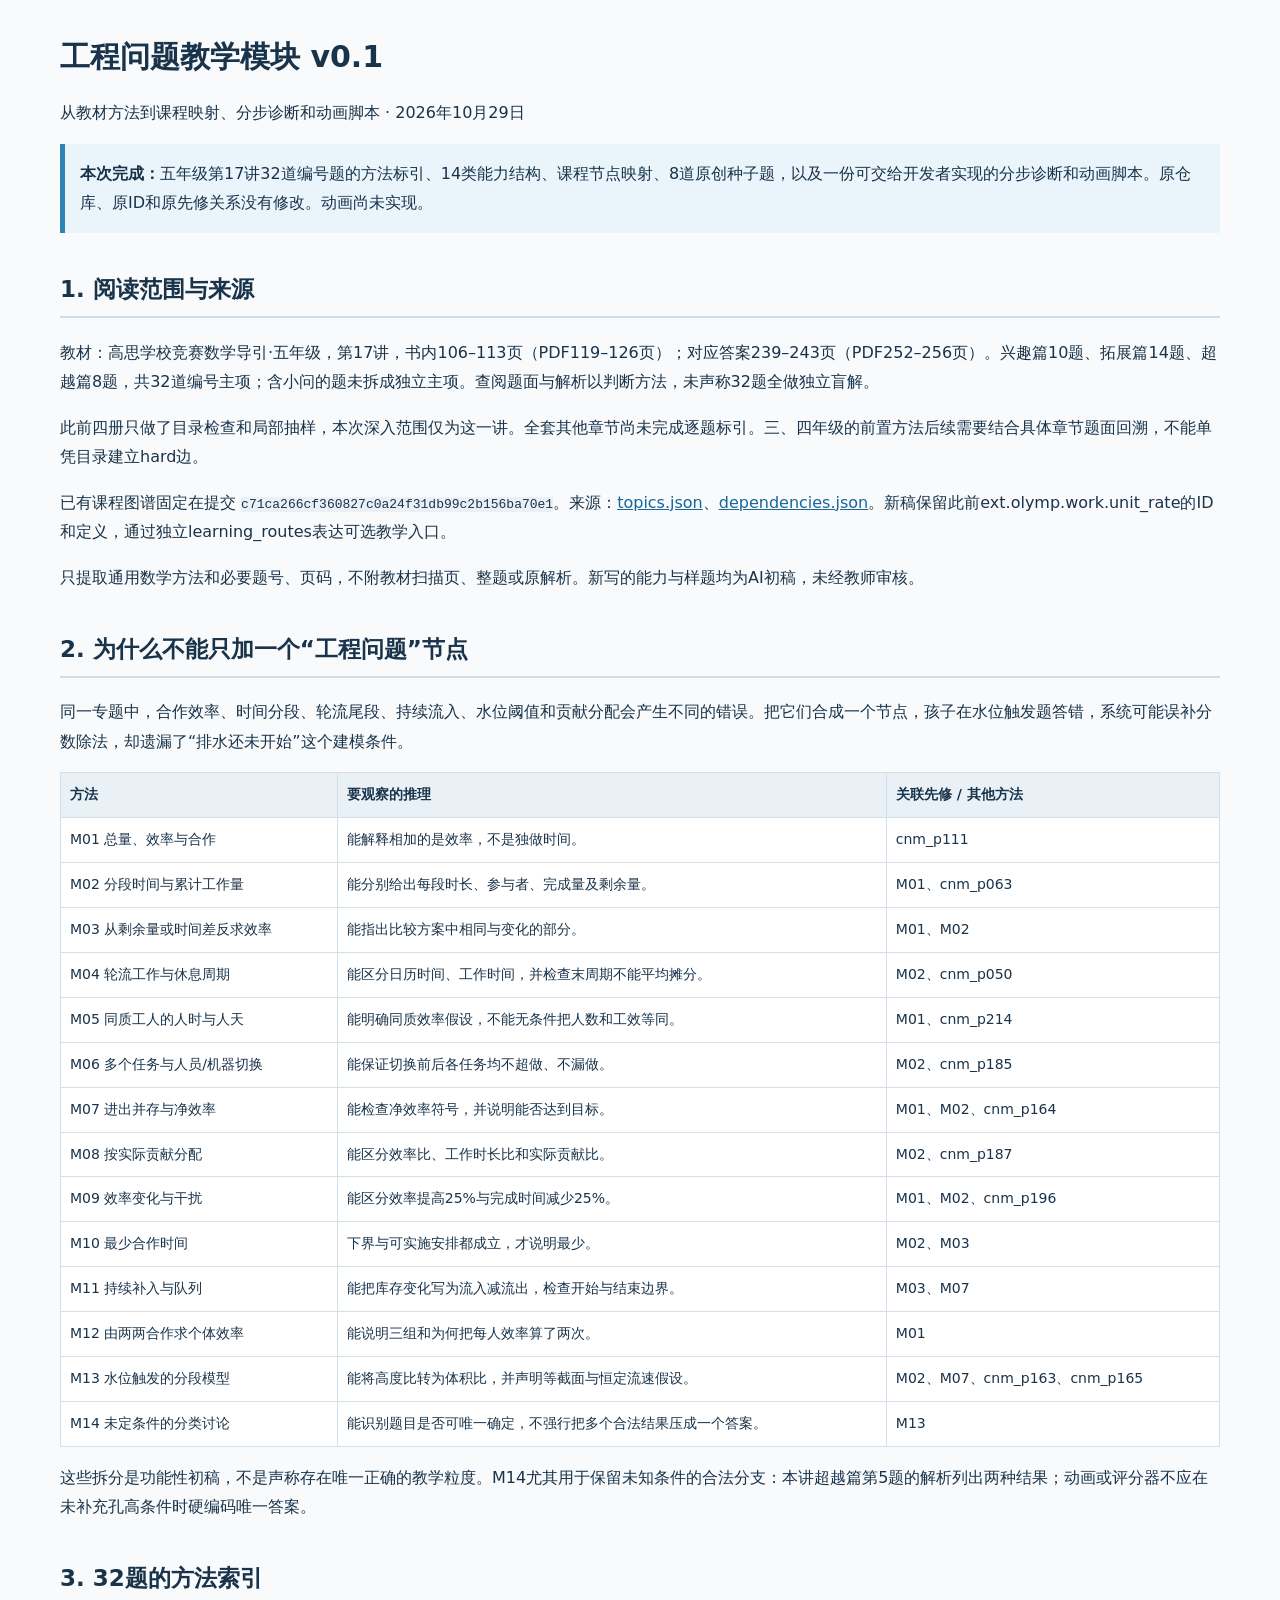
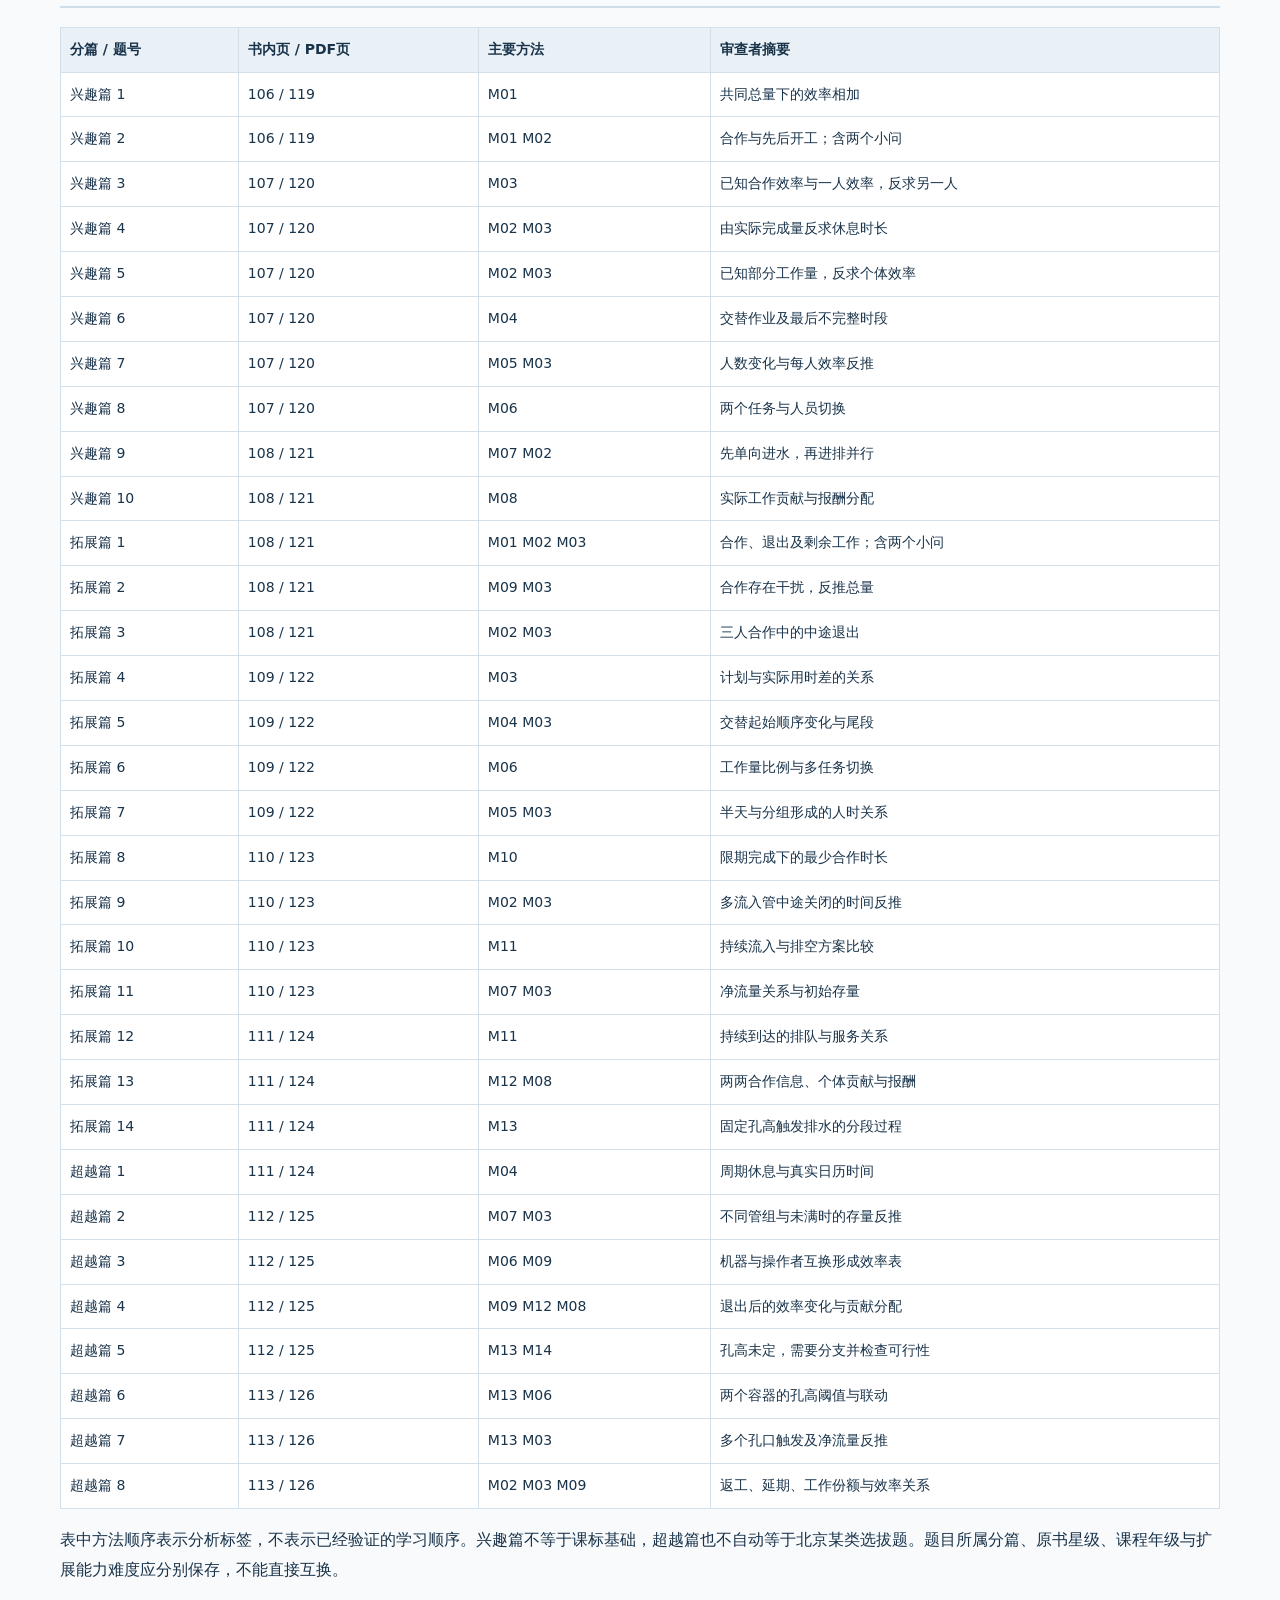
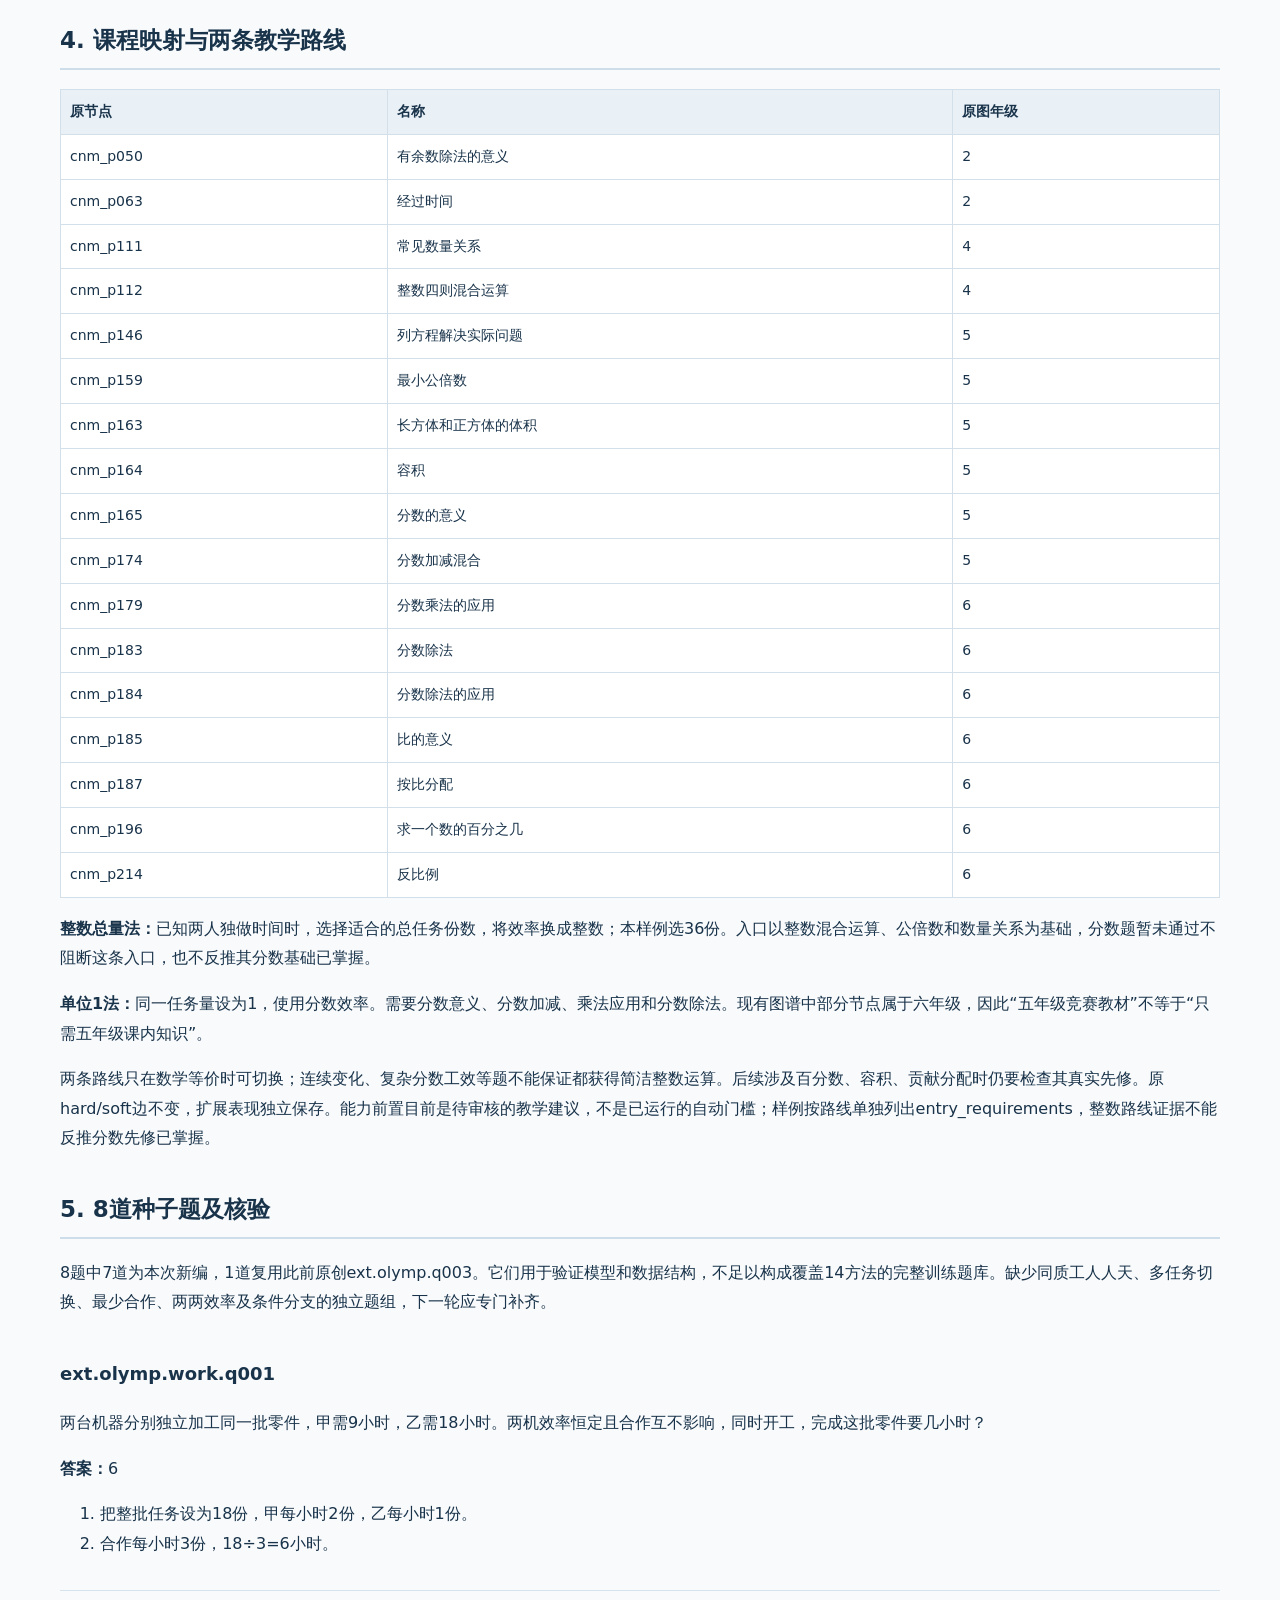
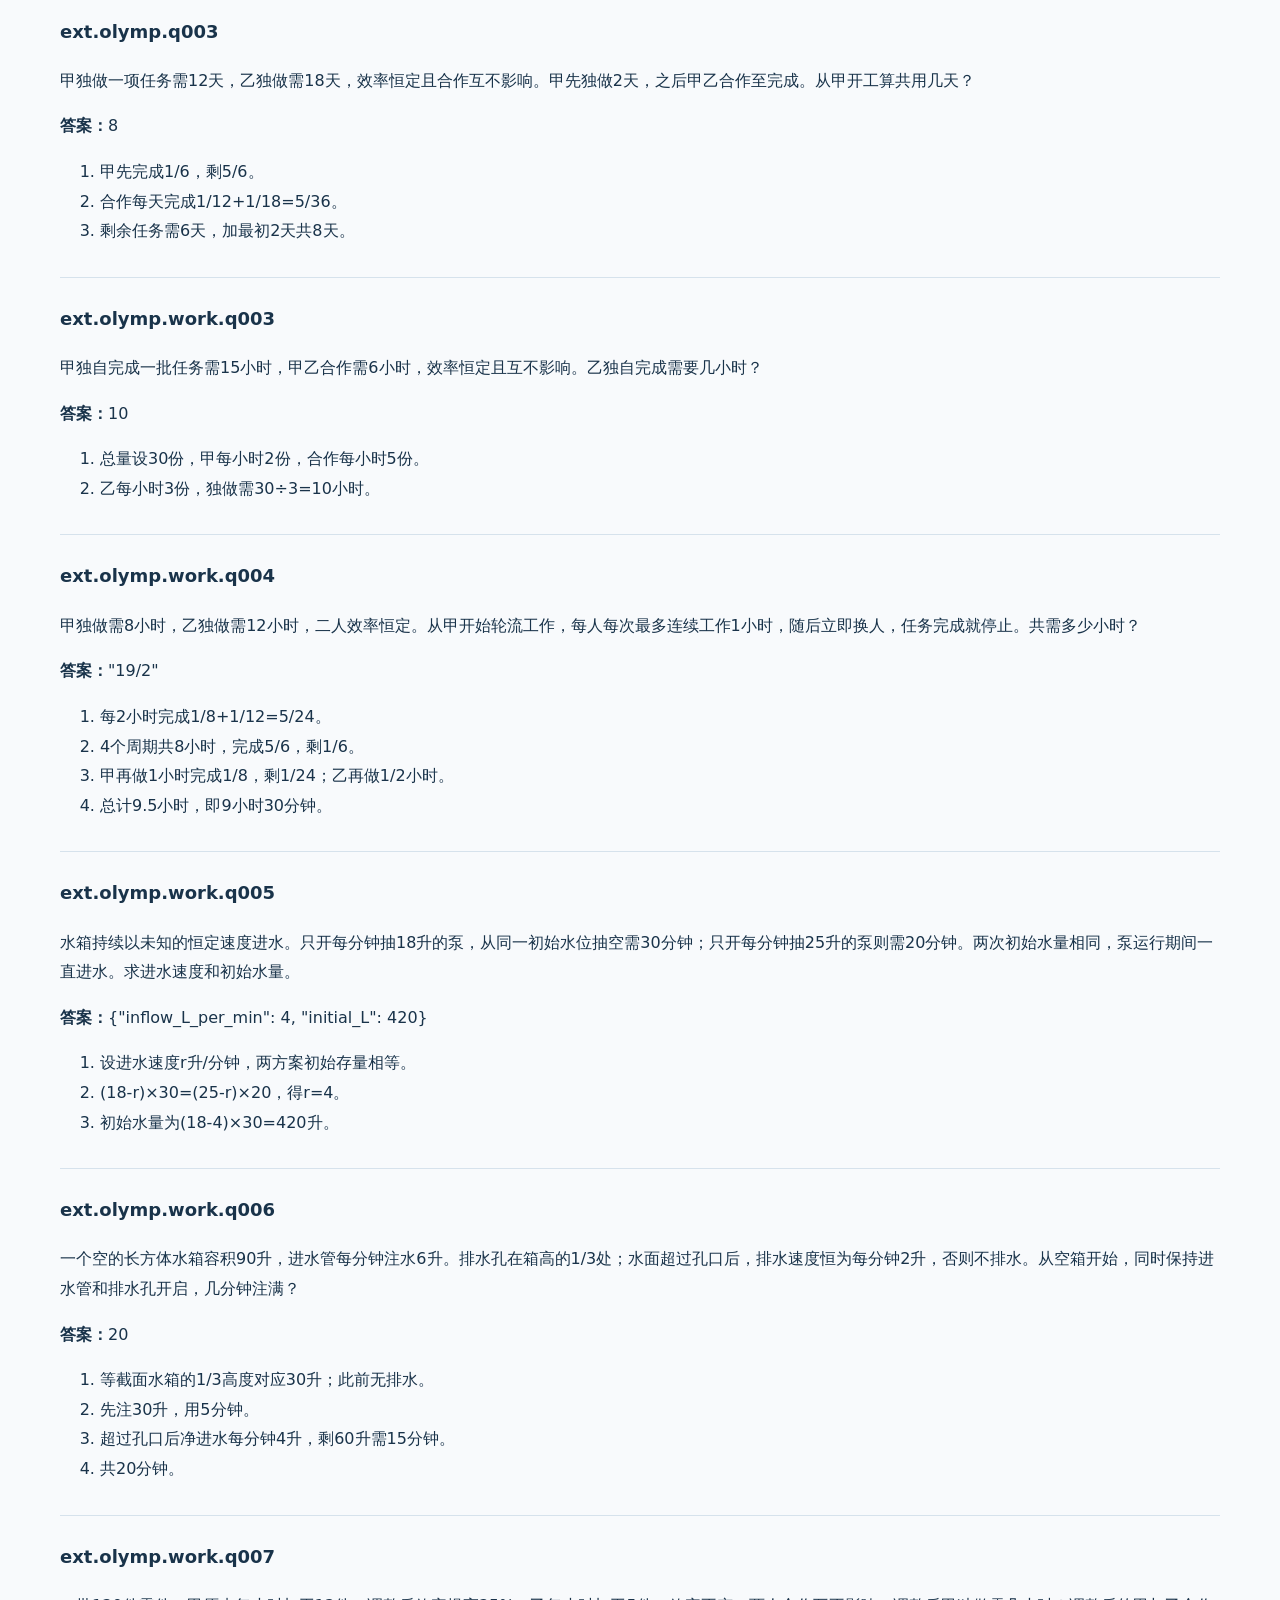
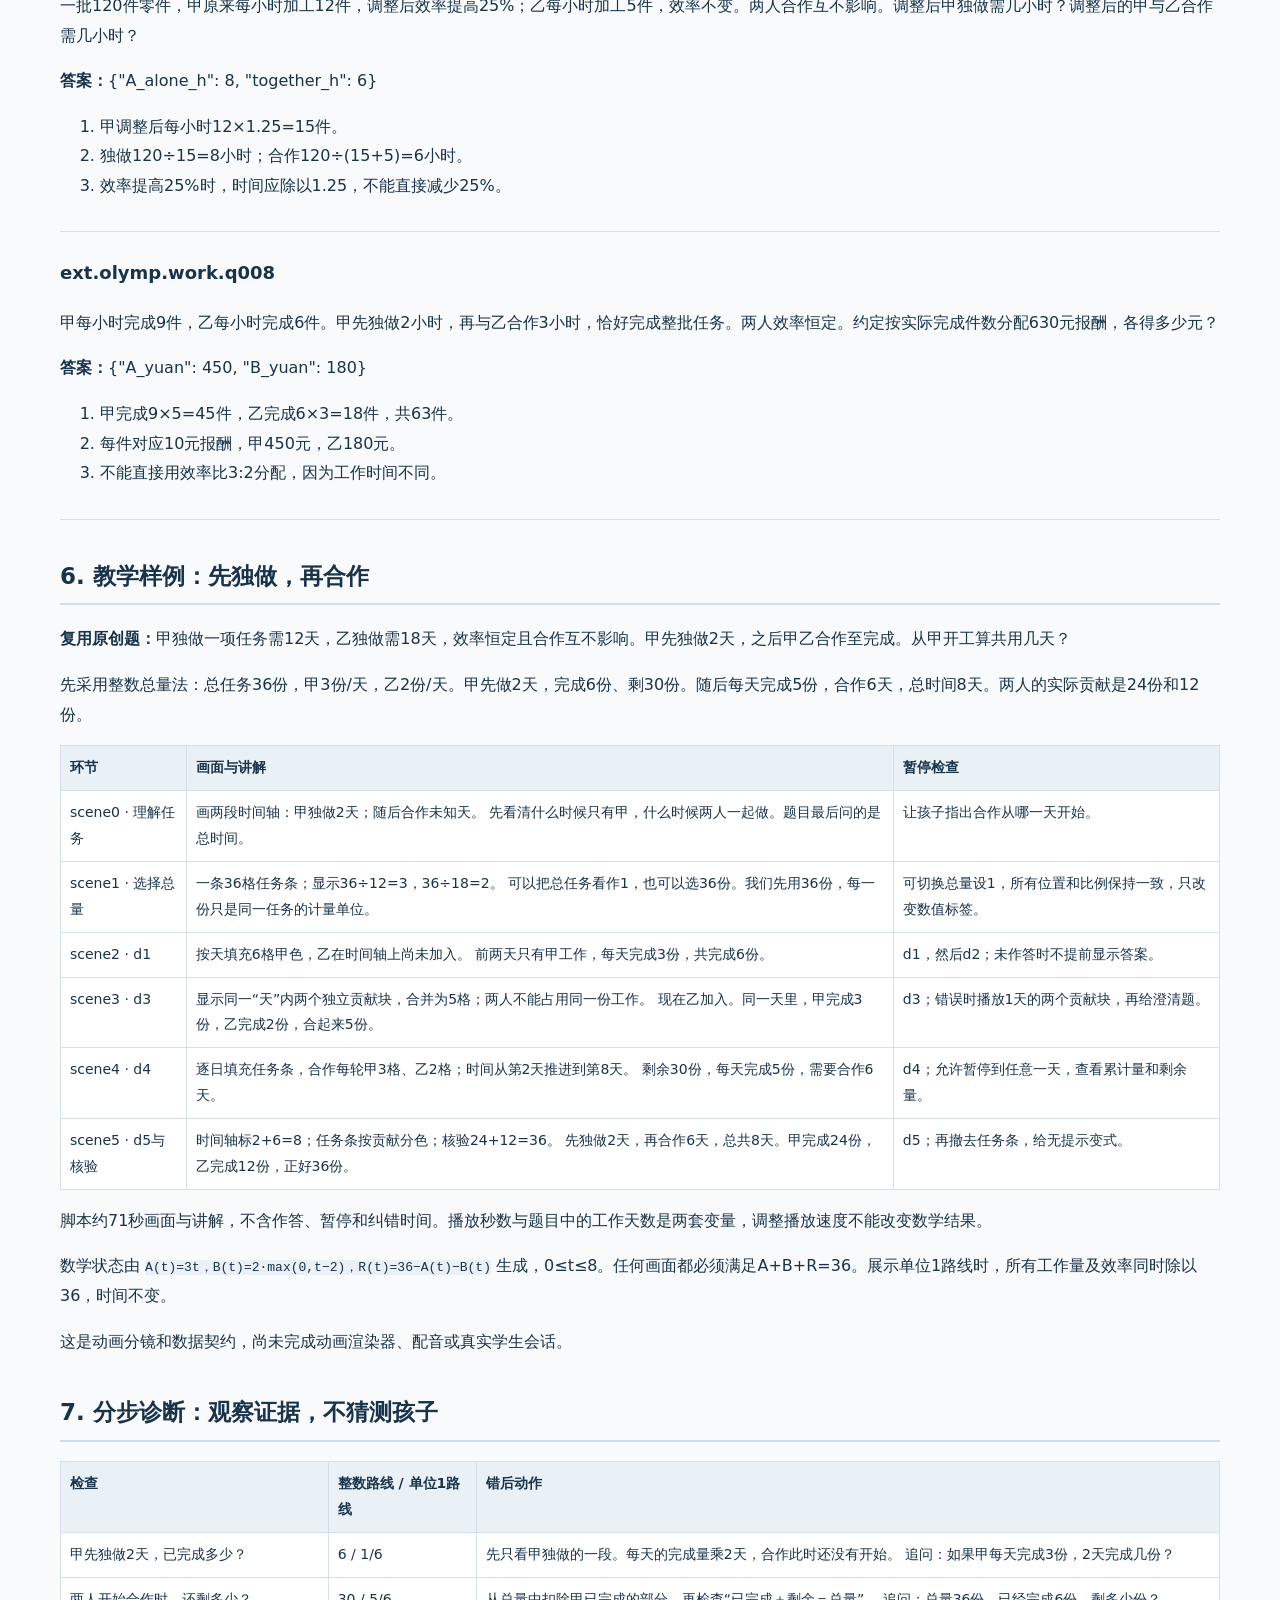
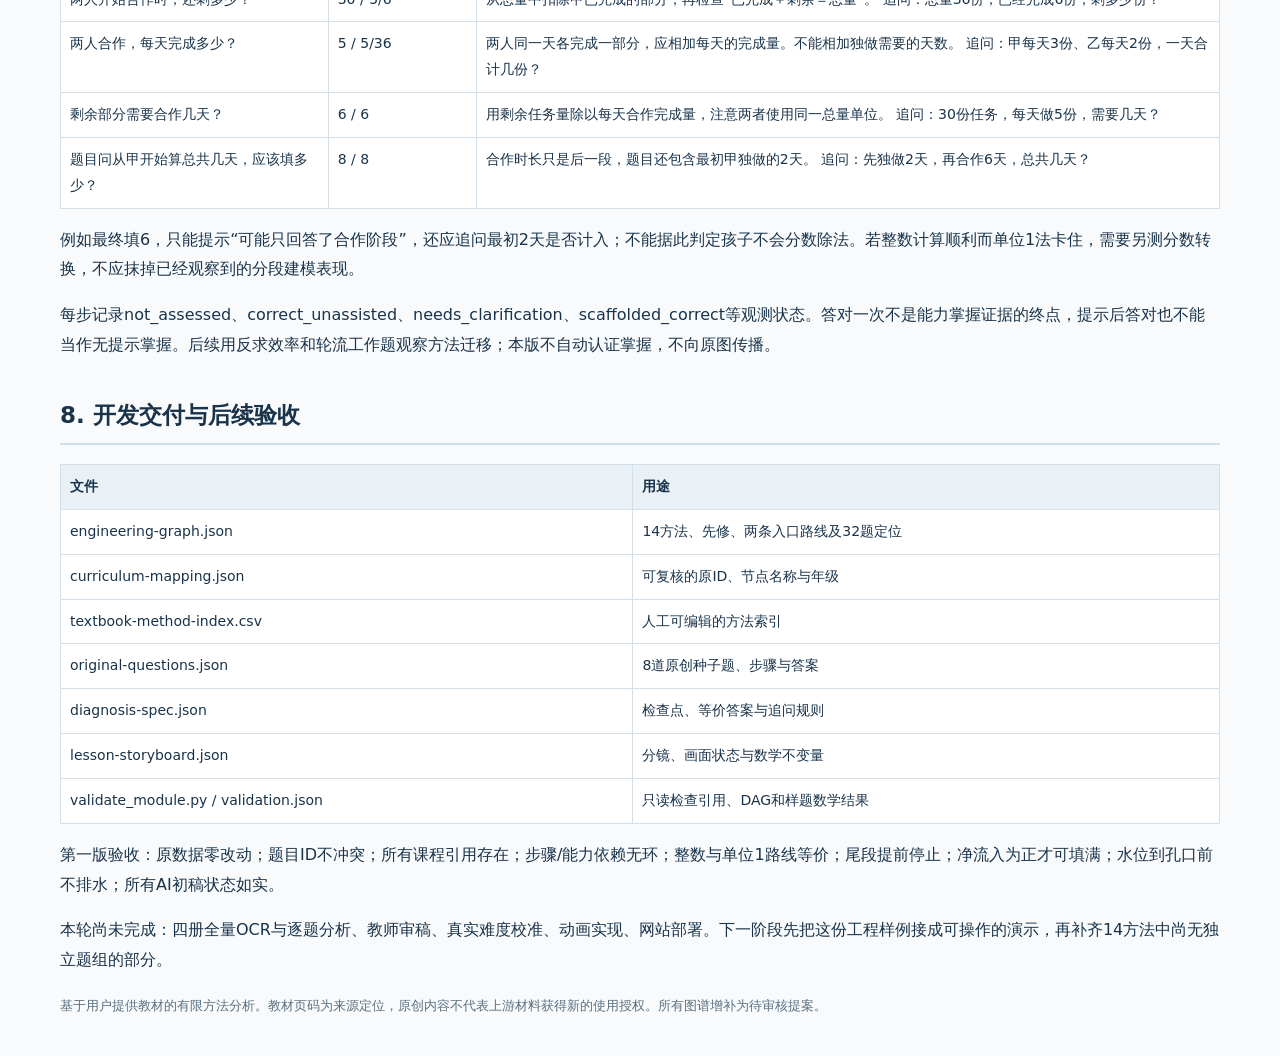
<file: docs/olympiad/engineering-v0.1/review.html>
<!doctype html><html lang="zh-CN"><meta charset="utf-8"><meta name="viewport" content="width=device-width,initial-scale=1"><title>工程问题教学模块 v0.1</title><style>body{font:16px/1.85 system-ui,sans-serif;background:#f8fafc;color:#19334a;max-width:1160px;margin:36px auto;padding:0 22px}h1{font-size:30px;line-height:1.4}h2{font-size:23px;margin-top:35px;border-bottom:2px solid #cdddea;padding-bottom:6px}h3{font-size:18px}table{border-collapse:collapse;width:100%;background:white;font-size:14px}th,td{border:1px solid #d4e0e9;padding:9px;vertical-align:top}th{text-align:left;background:#e9f1f7}.scroll{overflow:auto}a{color:#17669b}code,pre{font:13px/1.7 ui-monospace,monospace;background:#eaf0f5}pre{padding:15px;white-space:pre-wrap}.note{border-left:5px solid #2f83b1;background:#eaf4fb;padding:15px}article{padding:6px 0 15px;border-bottom:1px solid #d6e2ec}small{color:#5a7080}@media print{body{font-size:11px}tr,article{break-inside:avoid}h2,h3{break-after:avoid}.scroll{overflow:visible}}</style><h1>工程问题教学模块 v0.1</h1><p>从教材方法到课程映射、分步诊断和动画脚本 · 2026年10月29日</p>
<div class="note"><b>本次完成：</b>五年级第17讲32道编号题的方法标引、14类能力结构、课程节点映射、8道原创种子题，以及一份可交给开发者实现的分步诊断和动画脚本。原仓库、原ID和原先修关系没有修改。动画尚未实现。</div>
<section><h2>1. 阅读范围与来源</h2><p>教材：高思学校竞赛数学导引·五年级，第17讲，书内106–113页（PDF119–126页）；对应答案239–243页（PDF252–256页）。兴趣篇10题、拓展篇14题、超越篇8题，共32道编号主项；含小问的题未拆成独立主项。查阅题面与解析以判断方法，未声称32题全做独立盲解。</p><p>此前四册只做了目录检查和局部抽样，本次深入范围仅为这一讲。全套其他章节尚未完成逐题标引。三、四年级的前置方法后续需要结合具体章节题面回溯，不能单凭目录建立hard边。</p><p>已有课程图谱固定在提交 <code>c71ca266cf360827c0a24f31db99c2b156ba70e1</code>。来源：<a href="https://github.com/lgdu/cn-math-taxonomy/blob/c71ca266cf360827c0a24f31db99c2b156ba70e1/data/topics.json">topics.json</a>、<a href="https://github.com/lgdu/cn-math-taxonomy/blob/c71ca266cf360827c0a24f31db99c2b156ba70e1/data/dependencies.json">dependencies.json</a>。新稿保留此前ext.olymp.work.unit_rate的ID和定义，通过独立learning_routes表达可选教学入口。</p><p>只提取通用数学方法和必要题号、页码，不附教材扫描页、整题或原解析。新写的能力与样题均为AI初稿，未经教师审核。</p></section>
<section><h2>2. 为什么不能只加一个“工程问题”节点</h2><p>同一专题中，合作效率、时间分段、轮流尾段、持续流入、水位阈值和贡献分配会产生不同的错误。把它们合成一个节点，孩子在水位触发题答错，系统可能误补分数除法，却遗漏了“排水还未开始”这个建模条件。</p><div class="scroll"><table><thead><tr><th>方法</th><th>要观察的推理</th><th>关联先修 / 其他方法</th></tr></thead><tbody><tr><td>M01 总量、效率与合作</td><td>能解释相加的是效率，不是独做时间。</td><td>cnm_p111</td></tr><tr><td>M02 分段时间与累计工作量</td><td>能分别给出每段时长、参与者、完成量及剩余量。</td><td>M01、cnm_p063</td></tr><tr><td>M03 从剩余量或时间差反求效率</td><td>能指出比较方案中相同与变化的部分。</td><td>M01、M02</td></tr><tr><td>M04 轮流工作与休息周期</td><td>能区分日历时间、工作时间，并检查末周期不能平均摊分。</td><td>M02、cnm_p050</td></tr><tr><td>M05 同质工人的人时与人天</td><td>能明确同质效率假设，不能无条件把人数和工效等同。</td><td>M01、cnm_p214</td></tr><tr><td>M06 多个任务与人员/机器切换</td><td>能保证切换前后各任务均不超做、不漏做。</td><td>M02、cnm_p185</td></tr><tr><td>M07 进出并存与净效率</td><td>能检查净效率符号，并说明能否达到目标。</td><td>M01、M02、cnm_p164</td></tr><tr><td>M08 按实际贡献分配</td><td>能区分效率比、工作时长比和实际贡献比。</td><td>M02、cnm_p187</td></tr><tr><td>M09 效率变化与干扰</td><td>能区分效率提高25%与完成时间减少25%。</td><td>M01、M02、cnm_p196</td></tr><tr><td>M10 最少合作时间</td><td>下界与可实施安排都成立，才说明最少。</td><td>M02、M03</td></tr><tr><td>M11 持续补入与队列</td><td>能把库存变化写为流入减流出，检查开始与结束边界。</td><td>M03、M07</td></tr><tr><td>M12 由两两合作求个体效率</td><td>能说明三组和为何把每人效率算了两次。</td><td>M01</td></tr><tr><td>M13 水位触发的分段模型</td><td>能将高度比转为体积比，并声明等截面与恒定流速假设。</td><td>M02、M07、cnm_p163、cnm_p165</td></tr><tr><td>M14 未定条件的分类讨论</td><td>能识别题目是否可唯一确定，不强行把多个合法结果压成一个答案。</td><td>M13</td></tr></tbody></table></div><p>这些拆分是功能性初稿，不是声称存在唯一正确的教学粒度。M14尤其用于保留未知条件的合法分支：本讲超越篇第5题的解析列出两种结果；动画或评分器不应在未补充孔高条件时硬编码唯一答案。</p></section>
<section><h2>3. 32题的方法索引</h2><div class="scroll"><table><thead><tr><th>分篇 / 题号</th><th>书内页 / PDF页</th><th>主要方法</th><th>审查者摘要</th></tr></thead><tbody><tr><td>兴趣篇 1</td><td>106 / 119</td><td>M01</td><td>共同总量下的效率相加</td></tr><tr><td>兴趣篇 2</td><td>106 / 119</td><td>M01 M02</td><td>合作与先后开工；含两个小问</td></tr><tr><td>兴趣篇 3</td><td>107 / 120</td><td>M03</td><td>已知合作效率与一人效率，反求另一人</td></tr><tr><td>兴趣篇 4</td><td>107 / 120</td><td>M02 M03</td><td>由实际完成量反求休息时长</td></tr><tr><td>兴趣篇 5</td><td>107 / 120</td><td>M02 M03</td><td>已知部分工作量，反求个体效率</td></tr><tr><td>兴趣篇 6</td><td>107 / 120</td><td>M04</td><td>交替作业及最后不完整时段</td></tr><tr><td>兴趣篇 7</td><td>107 / 120</td><td>M05 M03</td><td>人数变化与每人效率反推</td></tr><tr><td>兴趣篇 8</td><td>107 / 120</td><td>M06</td><td>两个任务与人员切换</td></tr><tr><td>兴趣篇 9</td><td>108 / 121</td><td>M07 M02</td><td>先单向进水，再进排并行</td></tr><tr><td>兴趣篇 10</td><td>108 / 121</td><td>M08</td><td>实际工作贡献与报酬分配</td></tr><tr><td>拓展篇 1</td><td>108 / 121</td><td>M01 M02 M03</td><td>合作、退出及剩余工作；含两个小问</td></tr><tr><td>拓展篇 2</td><td>108 / 121</td><td>M09 M03</td><td>合作存在干扰，反推总量</td></tr><tr><td>拓展篇 3</td><td>108 / 121</td><td>M02 M03</td><td>三人合作中的中途退出</td></tr><tr><td>拓展篇 4</td><td>109 / 122</td><td>M03</td><td>计划与实际用时差的关系</td></tr><tr><td>拓展篇 5</td><td>109 / 122</td><td>M04 M03</td><td>交替起始顺序变化与尾段</td></tr><tr><td>拓展篇 6</td><td>109 / 122</td><td>M06</td><td>工作量比例与多任务切换</td></tr><tr><td>拓展篇 7</td><td>109 / 122</td><td>M05 M03</td><td>半天与分组形成的人时关系</td></tr><tr><td>拓展篇 8</td><td>110 / 123</td><td>M10</td><td>限期完成下的最少合作时长</td></tr><tr><td>拓展篇 9</td><td>110 / 123</td><td>M02 M03</td><td>多流入管中途关闭的时间反推</td></tr><tr><td>拓展篇 10</td><td>110 / 123</td><td>M11</td><td>持续流入与排空方案比较</td></tr><tr><td>拓展篇 11</td><td>110 / 123</td><td>M07 M03</td><td>净流量关系与初始存量</td></tr><tr><td>拓展篇 12</td><td>111 / 124</td><td>M11</td><td>持续到达的排队与服务关系</td></tr><tr><td>拓展篇 13</td><td>111 / 124</td><td>M12 M08</td><td>两两合作信息、个体贡献与报酬</td></tr><tr><td>拓展篇 14</td><td>111 / 124</td><td>M13</td><td>固定孔高触发排水的分段过程</td></tr><tr><td>超越篇 1</td><td>111 / 124</td><td>M04</td><td>周期休息与真实日历时间</td></tr><tr><td>超越篇 2</td><td>112 / 125</td><td>M07 M03</td><td>不同管组与未满时的存量反推</td></tr><tr><td>超越篇 3</td><td>112 / 125</td><td>M06 M09</td><td>机器与操作者互换形成效率表</td></tr><tr><td>超越篇 4</td><td>112 / 125</td><td>M09 M12 M08</td><td>退出后的效率变化与贡献分配</td></tr><tr><td>超越篇 5</td><td>112 / 125</td><td>M13 M14</td><td>孔高未定，需要分支并检查可行性</td></tr><tr><td>超越篇 6</td><td>113 / 126</td><td>M13 M06</td><td>两个容器的孔高阈值与联动</td></tr><tr><td>超越篇 7</td><td>113 / 126</td><td>M13 M03</td><td>多个孔口触发及净流量反推</td></tr><tr><td>超越篇 8</td><td>113 / 126</td><td>M02 M03 M09</td><td>返工、延期、工作份额与效率关系</td></tr></tbody></table></div><p>表中方法顺序表示分析标签，不表示已经验证的学习顺序。兴趣篇不等于课标基础，超越篇也不自动等于北京某类选拔题。题目所属分篇、原书星级、课程年级与扩展能力难度应分别保存，不能直接互换。</p></section>
<section><h2>4. 课程映射与两条教学路线</h2><div class="scroll"><table><thead><tr><th>原节点</th><th>名称</th><th>原图年级</th></tr></thead><tbody><tr><td>cnm_p050</td><td>有余数除法的意义</td><td>2</td></tr><tr><td>cnm_p063</td><td>经过时间</td><td>2</td></tr><tr><td>cnm_p111</td><td>常见数量关系</td><td>4</td></tr><tr><td>cnm_p112</td><td>整数四则混合运算</td><td>4</td></tr><tr><td>cnm_p146</td><td>列方程解决实际问题</td><td>5</td></tr><tr><td>cnm_p159</td><td>最小公倍数</td><td>5</td></tr><tr><td>cnm_p163</td><td>长方体和正方体的体积</td><td>5</td></tr><tr><td>cnm_p164</td><td>容积</td><td>5</td></tr><tr><td>cnm_p165</td><td>分数的意义</td><td>5</td></tr><tr><td>cnm_p174</td><td>分数加减混合</td><td>5</td></tr><tr><td>cnm_p179</td><td>分数乘法的应用</td><td>6</td></tr><tr><td>cnm_p183</td><td>分数除法</td><td>6</td></tr><tr><td>cnm_p184</td><td>分数除法的应用</td><td>6</td></tr><tr><td>cnm_p185</td><td>比的意义</td><td>6</td></tr><tr><td>cnm_p187</td><td>按比分配</td><td>6</td></tr><tr><td>cnm_p196</td><td>求一个数的百分之几</td><td>6</td></tr><tr><td>cnm_p214</td><td>反比例</td><td>6</td></tr></tbody></table></div><p><b>整数总量法：</b>已知两人独做时间时，选择适合的总任务份数，将效率换成整数；本样例选36份。入口以整数混合运算、公倍数和数量关系为基础，分数题暂未通过不阻断这条入口，也不反推其分数基础已掌握。</p><p><b>单位1法：</b>同一任务量设为1，使用分数效率。需要分数意义、分数加减、乘法应用和分数除法。现有图谱中部分节点属于六年级，因此“五年级竞赛教材”不等于“只需五年级课内知识”。</p><p>两条路线只在数学等价时可切换；连续变化、复杂分数工效等题不能保证都获得简洁整数运算。后续涉及百分数、容积、贡献分配时仍要检查其真实先修。原hard/soft边不变，扩展表现独立保存。能力前置目前是待审核的教学建议，不是已运行的自动门槛；样例按路线单独列出entry_requirements，整数路线证据不能反推分数先修已掌握。</p></section>
<section><h2>5. 8道种子题及核验</h2><p>8题中7道为本次新编，1道复用此前原创ext.olymp.q003。它们用于验证模型和数据结构，不足以构成覆盖14方法的完整训练题库。缺少同质工人人天、多任务切换、最少合作、两两效率及条件分支的独立题组，下一轮应专门补齐。</p><article><h3>ext.olymp.work.q001</h3><p>两台机器分别独立加工同一批零件，甲需9小时，乙需18小时。两机效率恒定且合作互不影响，同时开工，完成这批零件要几小时？</p><p><b>答案：</b>6</p><ol><li>把整批任务设为18份，甲每小时2份，乙每小时1份。</li><li>合作每小时3份，18÷3=6小时。</li></ol></article><article><h3>ext.olymp.q003</h3><p>甲独做一项任务需12天，乙独做需18天，效率恒定且合作互不影响。甲先独做2天，之后甲乙合作至完成。从甲开工算共用几天？</p><p><b>答案：</b>8</p><ol><li>甲先完成1/6，剩5/6。</li><li>合作每天完成1/12+1/18=5/36。</li><li>剩余任务需6天，加最初2天共8天。</li></ol></article><article><h3>ext.olymp.work.q003</h3><p>甲独自完成一批任务需15小时，甲乙合作需6小时，效率恒定且互不影响。乙独自完成需要几小时？</p><p><b>答案：</b>10</p><ol><li>总量设30份，甲每小时2份，合作每小时5份。</li><li>乙每小时3份，独做需30÷3=10小时。</li></ol></article><article><h3>ext.olymp.work.q004</h3><p>甲独做需8小时，乙独做需12小时，二人效率恒定。从甲开始轮流工作，每人每次最多连续工作1小时，随后立即换人，任务完成就停止。共需多少小时？</p><p><b>答案：</b>&quot;19/2&quot;</p><ol><li>每2小时完成1/8+1/12=5/24。</li><li>4个周期共8小时，完成5/6，剩1/6。</li><li>甲再做1小时完成1/8，剩1/24；乙再做1/2小时。</li><li>总计9.5小时，即9小时30分钟。</li></ol></article><article><h3>ext.olymp.work.q005</h3><p>水箱持续以未知的恒定速度进水。只开每分钟抽18升的泵，从同一初始水位抽空需30分钟；只开每分钟抽25升的泵则需20分钟。两次初始水量相同，泵运行期间一直进水。求进水速度和初始水量。</p><p><b>答案：</b>{&quot;inflow_L_per_min&quot;: 4, &quot;initial_L&quot;: 420}</p><ol><li>设进水速度r升/分钟，两方案初始存量相等。</li><li>(18-r)×30=(25-r)×20，得r=4。</li><li>初始水量为(18-4)×30=420升。</li></ol></article><article><h3>ext.olymp.work.q006</h3><p>一个空的长方体水箱容积90升，进水管每分钟注水6升。排水孔在箱高的1/3处；水面超过孔口后，排水速度恒为每分钟2升，否则不排水。从空箱开始，同时保持进水管和排水孔开启，几分钟注满？</p><p><b>答案：</b>20</p><ol><li>等截面水箱的1/3高度对应30升；此前无排水。</li><li>先注30升，用5分钟。</li><li>超过孔口后净进水每分钟4升，剩60升需15分钟。</li><li>共20分钟。</li></ol></article><article><h3>ext.olymp.work.q007</h3><p>一批120件零件，甲原来每小时加工12件，调整后效率提高25%；乙每小时加工5件，效率不变。两人合作互不影响。调整后甲独做需几小时？调整后的甲与乙合作需几小时？</p><p><b>答案：</b>{&quot;A_alone_h&quot;: 8, &quot;together_h&quot;: 6}</p><ol><li>甲调整后每小时12×1.25=15件。</li><li>独做120÷15=8小时；合作120÷(15+5)=6小时。</li><li>效率提高25%时，时间应除以1.25，不能直接减少25%。</li></ol></article><article><h3>ext.olymp.work.q008</h3><p>甲每小时完成9件，乙每小时完成6件。甲先独做2小时，再与乙合作3小时，恰好完成整批任务。两人效率恒定。约定按实际完成件数分配630元报酬，各得多少元？</p><p><b>答案：</b>{&quot;A_yuan&quot;: 450, &quot;B_yuan&quot;: 180}</p><ol><li>甲完成9×5=45件，乙完成6×3=18件，共63件。</li><li>每件对应10元报酬，甲450元，乙180元。</li><li>不能直接用效率比3:2分配，因为工作时间不同。</li></ol></article></section>
<section><h2>6. 教学样例：先独做，再合作</h2><p><b>复用原创题：</b>甲独做一项任务需12天，乙独做需18天，效率恒定且合作互不影响。甲先独做2天，之后甲乙合作至完成。从甲开工算共用几天？</p><p>先采用整数总量法：总任务36份，甲3份/天，乙2份/天。甲先做2天，完成6份、剩30份。随后每天完成5份，合作6天，总时间8天。两人的实际贡献是24份和12份。</p><div class="scroll"><table><thead><tr><th>环节</th><th>画面与讲解</th><th>暂停检查</th></tr></thead><tbody><tr><td>scene0 · 理解任务</td><td>画两段时间轴：甲独做2天；随后合作未知天。 先看清什么时候只有甲，什么时候两人一起做。题目最后问的是总时间。</td><td>让孩子指出合作从哪一天开始。</td></tr><tr><td>scene1 · 选择总量</td><td>一条36格任务条；显示36÷12=3，36÷18=2。 可以把总任务看作1，也可以选36份。我们先用36份，每一份只是同一任务的计量单位。</td><td>可切换总量设1，所有位置和比例保持一致，只改变数值标签。</td></tr><tr><td>scene2 · d1</td><td>按天填充6格甲色，乙在时间轴上尚未加入。 前两天只有甲工作，每天完成3份，共完成6份。</td><td>d1，然后d2；未作答时不提前显示答案。</td></tr><tr><td>scene3 · d3</td><td>显示同一“天”内两个独立贡献块，合并为5格；两人不能占用同一份工作。 现在乙加入。同一天里，甲完成3份，乙完成2份，合起来5份。</td><td>d3；错误时播放1天的两个贡献块，再给澄清题。</td></tr><tr><td>scene4 · d4</td><td>逐日填充任务条，合作每轮甲3格、乙2格；时间从第2天推进到第8天。 剩余30份，每天完成5份，需要合作6天。</td><td>d4；允许暂停到任意一天，查看累计量和剩余量。</td></tr><tr><td>scene5 · d5与核验</td><td>时间轴标2+6=8；任务条按贡献分色；核验24+12=36。 先独做2天，再合作6天，总共8天。甲完成24份，乙完成12份，正好36份。</td><td>d5；再撤去任务条，给无提示变式。</td></tr></tbody></table></div><p>脚本约71秒画面与讲解，不含作答、暂停和纠错时间。播放秒数与题目中的工作天数是两套变量，调整播放速度不能改变数学结果。</p><p>数学状态由 <code>A(t)=3t，B(t)=2·max(0,t−2)，R(t)=36−A(t)−B(t)</code> 生成，0≤t≤8。任何画面都必须满足A+B+R=36。展示单位1路线时，所有工作量及效率同时除以36，时间不变。</p><p>这是动画分镜和数据契约，尚未完成动画渲染器、配音或真实学生会话。</p></section>
<section><h2>7. 分步诊断：观察证据，不猜测孩子</h2><div class="scroll"><table><thead><tr><th>检查</th><th>整数路线 / 单位1路线</th><th>错后动作</th></tr></thead><tbody><tr><td>甲先独做2天，已完成多少？</td><td>6 / 1/6</td><td>先只看甲独做的一段。每天的完成量乘2天，合作此时还没有开始。 追问：如果甲每天完成3份，2天完成几份？</td></tr><tr><td>两人开始合作时，还剩多少？</td><td>30 / 5/6</td><td>从总量中扣除甲已完成的部分，再检查“已完成＋剩余＝总量”。 追问：总量36份，已经完成6份，剩多少份？</td></tr><tr><td>两人合作，每天完成多少？</td><td>5 / 5/36</td><td>两人同一天各完成一部分，应相加每天的完成量。不能相加独做需要的天数。 追问：甲每天3份、乙每天2份，一天合计几份？</td></tr><tr><td>剩余部分需要合作几天？</td><td>6 / 6</td><td>用剩余任务量除以每天合作完成量，注意两者使用同一总量单位。 追问：30份任务，每天做5份，需要几天？</td></tr><tr><td>题目问从甲开始算总共几天，应该填多少？</td><td>8 / 8</td><td>合作时长只是后一段，题目还包含最初甲独做的2天。 追问：先独做2天，再合作6天，总共几天？</td></tr></tbody></table></div><p>例如最终填6，只能提示“可能只回答了合作阶段”，还应追问最初2天是否计入；不能据此判定孩子不会分数除法。若整数计算顺利而单位1法卡住，需要另测分数转换，不应抹掉已经观察到的分段建模表现。</p><p>每步记录not_assessed、correct_unassisted、needs_clarification、scaffolded_correct等观测状态。答对一次不是能力掌握证据的终点，提示后答对也不能当作无提示掌握。后续用反求效率和轮流工作题观察方法迁移；本版不自动认证掌握，不向原图传播。</p></section>
<section><h2>8. 开发交付与后续验收</h2><div class="scroll"><table><thead><tr><th>文件</th><th>用途</th></tr></thead><tbody><tr><td>engineering-graph.json</td><td>14方法、先修、两条入口路线及32题定位</td></tr><tr><td>curriculum-mapping.json</td><td>可复核的原ID、节点名称与年级</td></tr><tr><td>textbook-method-index.csv</td><td>人工可编辑的方法索引</td></tr><tr><td>original-questions.json</td><td>8道原创种子题、步骤与答案</td></tr><tr><td>diagnosis-spec.json</td><td>检查点、等价答案与追问规则</td></tr><tr><td>lesson-storyboard.json</td><td>分镜、画面状态与数学不变量</td></tr><tr><td>validate_module.py / validation.json</td><td>只读检查引用、DAG和样题数学结果</td></tr></tbody></table></div><p>第一版验收：原数据零改动；题目ID不冲突；所有课程引用存在；步骤/能力依赖无环；整数与单位1路线等价；尾段提前停止；净流入为正才可填满；水位到孔口前不排水；所有AI初稿状态如实。</p><p>本轮尚未完成：四册全量OCR与逐题分析、教师审稿、真实难度校准、动画实现、网站部署。下一阶段先把这份工程样例接成可操作的演示，再补齐14方法中尚无独立题组的部分。</p></section>
<footer><small>基于用户提供教材的有限方法分析。教材页码为来源定位，原创内容不代表上游材料获得新的使用授权。所有图谱增补为待审核提案。</small></footer></html>
</file>
<file: olympiad/engineering/style.css>
:root{color-scheme:light;--ink:#173c3b;--muted:#687c79;--green:#216b59;--a:#3c8b76;--b:#eca66e;--paper:#f7f7f0;--line:#dce5dd;--soft:#eaf2e9;--orange:#bd653a;font-family:system-ui,-apple-system,"PingFang SC","Microsoft YaHei",sans-serif}*{box-sizing:border-box}body{margin:0;color:var(--ink);background:var(--paper);line-height:1.65}button,input,select{font:inherit}button,a,input,select{-webkit-tap-highlight-color:transparent}button{cursor:pointer}button:disabled{cursor:default;opacity:.55}a{color:inherit}button:focus-visible,a:focus-visible,input:focus-visible,select:focus-visible{outline:3px solid #e3a660;outline-offset:4px}button{border:0}h1,h2,p{margin:0}h2{font-size:20px;line-height:1.45}button[hidden],[hidden]{display:none!important}.sr-only{position:absolute;width:1px;height:1px;padding:0;margin:-1px;overflow:hidden;clip:rect(0,0,0,0);white-space:nowrap;border:0}.site-header{max-width:1256px;margin:auto;padding:24px 28px;display:flex;justify-content:space-between;align-items:center;border-bottom:1px solid var(--line);gap:12px}.brand{display:flex;align-items:center;gap:10px;text-decoration:none;font-weight:650;font-size:15px}.brand-mark{width:31px;height:31px;border-radius:10px;background:var(--green);color:white;display:grid;place-items:center;font-size:23px}.brand-divider{color:#a7b5ac;font-weight:400}.draft-label{font-size:12px;border:1px solid #d6e1d2;border-radius:20px;color:var(--muted);padding:4px 11px;white-space:nowrap}main{max-width:1200px;margin:0 auto;padding:0 24px 24px}.intro{display:flex;align-items:center;justify-content:space-between;padding:35px 0 27px}.eyebrow{font-size:12px;font-weight:650;letter-spacing:1px;color:var(--muted)}h1{font-size:44px;letter-spacing:-1.5px;line-height:1.45;margin:6px 0}h1 span{color:var(--green)}.subtitle{font-size:15px;color:var(--muted)}.lesson-number{font-family:Georgia,serif;font-size:64px;line-height:1;color:#d3dfce;text-align:center}.lesson-number span{display:block;font:12px system-ui;color:var(--muted);margin-top:7px}.problem-card{background:#f0f2e6;border:1px solid #e3e8d7;border-radius:17px;padding:20px 25px;margin-bottom:23px}.problem-heading{display:flex;align-items:center;gap:12px;margin-bottom:10px}.problem-heading h2{font-size:16px}.chip{background:white;border:1px solid #dee5d8;border-radius:7px;padding:2px 8px;font-size:11px;color:var(--green);font-weight:650}.problem-card>p{font-size:16px;max-width:920px}.problem-card .assumption{margin-top:7px;font-size:12px;color:var(--muted)}.workspace{display:grid;grid-template-columns:minmax(0,1.45fr) minmax(320px,1fr);gap:22px;align-items:start}.visual-card,.exercise-card{background:#fff;border:1px solid var(--line);border-radius:18px;padding:25px;min-width:0}.card-heading{display:flex;align-items:center;justify-content:space-between;gap:12px}.card-heading h2{font-size:19px;margin-top:3px}.route-switch{display:flex;padding:3px;border:1px solid var(--line);border-radius:9px;margin:0;gap:1px;background:#f5f7f2}.route-switch label{position:relative;cursor:pointer;font-size:12px;white-space:nowrap}.route-switch input{position:absolute;opacity:0;width:1px;height:1px}.route-switch span{display:block;padding:6px 9px;border-radius:6px}.route-switch input:checked+span{background:var(--green);color:white;box-shadow:0 2px 4px #173c3b13}.route-switch input:focus-visible+span{outline:3px solid #e3a660;outline-offset:2px}.rate-cards{display:grid;grid-template-columns:1fr 1fr;gap:12px;margin:25px 0 26px}.rate-cards>div{background:#f3f7f2;border:1px solid #e6ece4;border-radius:11px;padding:14px 15px;display:flex;gap:11px;align-items:center;min-width:0}.rate-cards>div+div{background:#fff7ee;border-color:#f3e7d7}.person-tag{border-radius:50%;width:33px;height:33px;display:grid;place-items:center;flex-shrink:0;font-size:14px}.a-tag{background:#d6eade;color:#24624c}.b-tag{background:#f7dfc3;color:#94592c}.rate-cards p{font-size:12px;color:var(--muted)}.rate-cards strong{display:block;font-size:19px;line-height:1.4;color:var(--ink);font-variant-numeric:tabular-nums}.work-label{display:flex;justify-content:space-between;font-size:13px;margin-bottom:11px;gap:10px}.work-label>span+span{color:var(--muted);font-variant-numeric:tabular-nums}.work-track{position:relative;display:flex;height:68px;border-radius:10px;overflow:hidden;background:#eaf0e7;border:1px solid #d7e3d4}.work-segment{height:100%;flex:none;min-width:0}.a-segment{background:var(--a)}.b-segment{background:var(--b)}.remaining-segment{background:#eaf0e7}.work-grid{position:absolute;inset:0;pointer-events:none;background:repeating-linear-gradient(to right,transparent 0,transparent calc(100% / 36 - 1px),#ffffff60 calc(100% / 36 - 1px),#ffffff60 calc(100% / 36))}.legend{display:flex;justify-content:space-between;flex-wrap:wrap;gap:8px;margin:12px 0 24px;font-size:12px;color:var(--muted)}.legend b{color:var(--ink);font-weight:600;font-variant-numeric:tabular-nums}.swatch{display:inline-block;width:9px;height:9px;border-radius:3px;margin-right:6px}.a-swatch{background:var(--a)}.b-swatch{background:var(--b)}.r-swatch{background:#e0e8d9;border:1px solid #cbd9c4}.phase-note{background:#f6f8f3;border-radius:9px;font-size:13px;min-height:55px;display:flex;align-items:center;padding:12px 14px}.timeline{display:flex;gap:5px;margin:24px 0 20px}.timeline>div{padding:9px 12px;border-radius:7px;display:flex;justify-content:space-between;font-size:12px;gap:5px}.timeline-solo{background:#e6f0e6;flex:1}.timeline-joint{background:#f7ead9;flex:3}.timeline b{font-weight:500}.transport{display:flex;align-items:center;gap:13px}.play-button{border-radius:9px;background:var(--green);color:white;padding:9px 16px;white-space:nowrap;font-size:13px;min-width:88px}.seek-label{flex:1;display:flex;min-width:0}input[type=range]{width:100%;accent-color:var(--green);height:24px}.speed-label select{background:#f5f7f3;border:1px solid var(--line);border-radius:7px;padding:6px;color:var(--ink);font-size:12px}.unlock-note{margin-top:13px;color:var(--muted);font-size:11px}.exercise-top{display:flex;justify-content:space-between;gap:10px;align-items:center}.text-button{background:none;color:var(--green);font-size:12px;padding:4px 0;text-decoration:underline;text-decoration-color:#b0c8bb;text-underline-offset:4px}.stepper{display:flex;gap:7px;padding:0;margin:20px 0 25px;list-style:none}.stepper li{height:6px;border-radius:5px;background:#edf1e9;flex:1}.stepper li.current{background:#b5ceb6}.stepper li.complete{background:var(--green)}#step-prompt{font-size:14px;color:var(--muted);margin:10px 0 20px}.answer-label{font-size:12px;font-weight:600}.answer-row{display:flex;border:1.5px solid #ceddcf;border-radius:10px;margin-top:7px;overflow:hidden;align-items:center}.answer-row:focus-within{border-color:var(--green);box-shadow:0 0 0 3px #e8f2e9}.answer-row input{border:0;background:transparent;outline:none;min-width:0;width:100%;padding:11px 13px;color:var(--ink);font-size:21px;font-variant-numeric:tabular-nums}.answer-row input:focus-visible{outline:none}.answer-row span{padding-right:12px;font-size:12px;color:var(--muted);white-space:nowrap}.input-help{font-size:11px;color:var(--muted);margin:7px 0 17px}.primary-button{display:flex;justify-content:space-between;align-items:center;width:100%;padding:11px 16px;border-radius:9px;background:var(--green);color:white;font-size:14px}.help-actions{display:flex;justify-content:space-between;margin:15px 0 0;gap:12px}.feedback{margin-top:14px;padding:11px 13px;border-radius:9px;font-size:13px;background:#fff1e4;color:#8b512c}.feedback.correct{background:#edf5e8;color:#356146}.hint-box{margin-top:12px;padding:12px 13px;background:#f4f6ed;color:#566b50;border-radius:9px;font-size:12px}.explain-button{margin-top:24px;border-top:1px solid var(--line);padding:16px 0 0;background:none;color:var(--muted);width:100%;text-align:left;font-size:12px;display:flex;justify-content:space-between}#next{margin-top:14px}.solution{padding-left:21px;font-size:14px;margin:18px 0}.solution li{padding-left:3px;margin-bottom:11px}#summary-copy{font-size:13px;color:var(--muted);margin-top:12px}.summary-note{font-size:12px;background:#f2f6ed;border-radius:9px;padding:13px;color:#5d7454}.takeaway{display:flex;gap:15px;padding:25px 3px 19px;align-items:flex-start}.takeaway-icon{background:#e8eddf;color:var(--green);border-radius:12px;width:37px;height:37px;display:grid;place-items:center;flex-shrink:0;font-size:24px}.takeaway h2{font-size:15px;margin-bottom:5px}.takeaway p{font-size:13px;color:var(--muted)}footer{border-top:1px solid var(--line);padding:19px 0 0;display:flex;flex-wrap:wrap;justify-content:space-between;gap:8px;font-size:11px;color:var(--muted)}.loading,.error-card{margin:50px auto;padding:24px;max-width:700px;background:white;border:1px solid var(--line);border-radius:14px}.error-card h1{font-size:23px;letter-spacing:0}.error-card p{margin:14px 0}.error-card button{background:var(--green);color:white;padding:9px 16px;border-radius:8px}.error-card code{overflow-wrap:anywhere}@media(max-width:960px){.workspace{grid-template-columns:1.2fr 1fr}.visual-card,.exercise-card{padding:20px}.card-heading{display:block}.route-switch{width:max-content;margin-top:13px}.rate-cards>div{padding:12px;gap:8px}.rate-cards strong{font-size:17px}}@media(max-width:740px){.site-header{padding:16px 18px}.brand{font-size:12px;gap:7px}.draft-label{font-size:10px;padding:3px 8px}main{padding:0 16px 20px}.intro{padding:25px 0 21px}h1{font-size:34px}.subtitle{font-size:13px}.lesson-number{font-size:47px}.problem-card{padding:16px 18px}.problem-card>p{font-size:14px}.workspace{grid-template-columns:1fr;gap:16px}.card-heading{display:flex;flex-wrap:wrap}.route-switch{margin-top:0}.rate-cards{margin:20px 0}.rate-cards strong{font-size:18px}.work-track{height:61px}.exercise-card{min-height:430px}.takeaway{padding-top:21px}.brand-mark{width:27px;height:27px;font-size:20px}}@media(prefers-reduced-motion:reduce){*{scroll-behavior:auto}}
</file>
